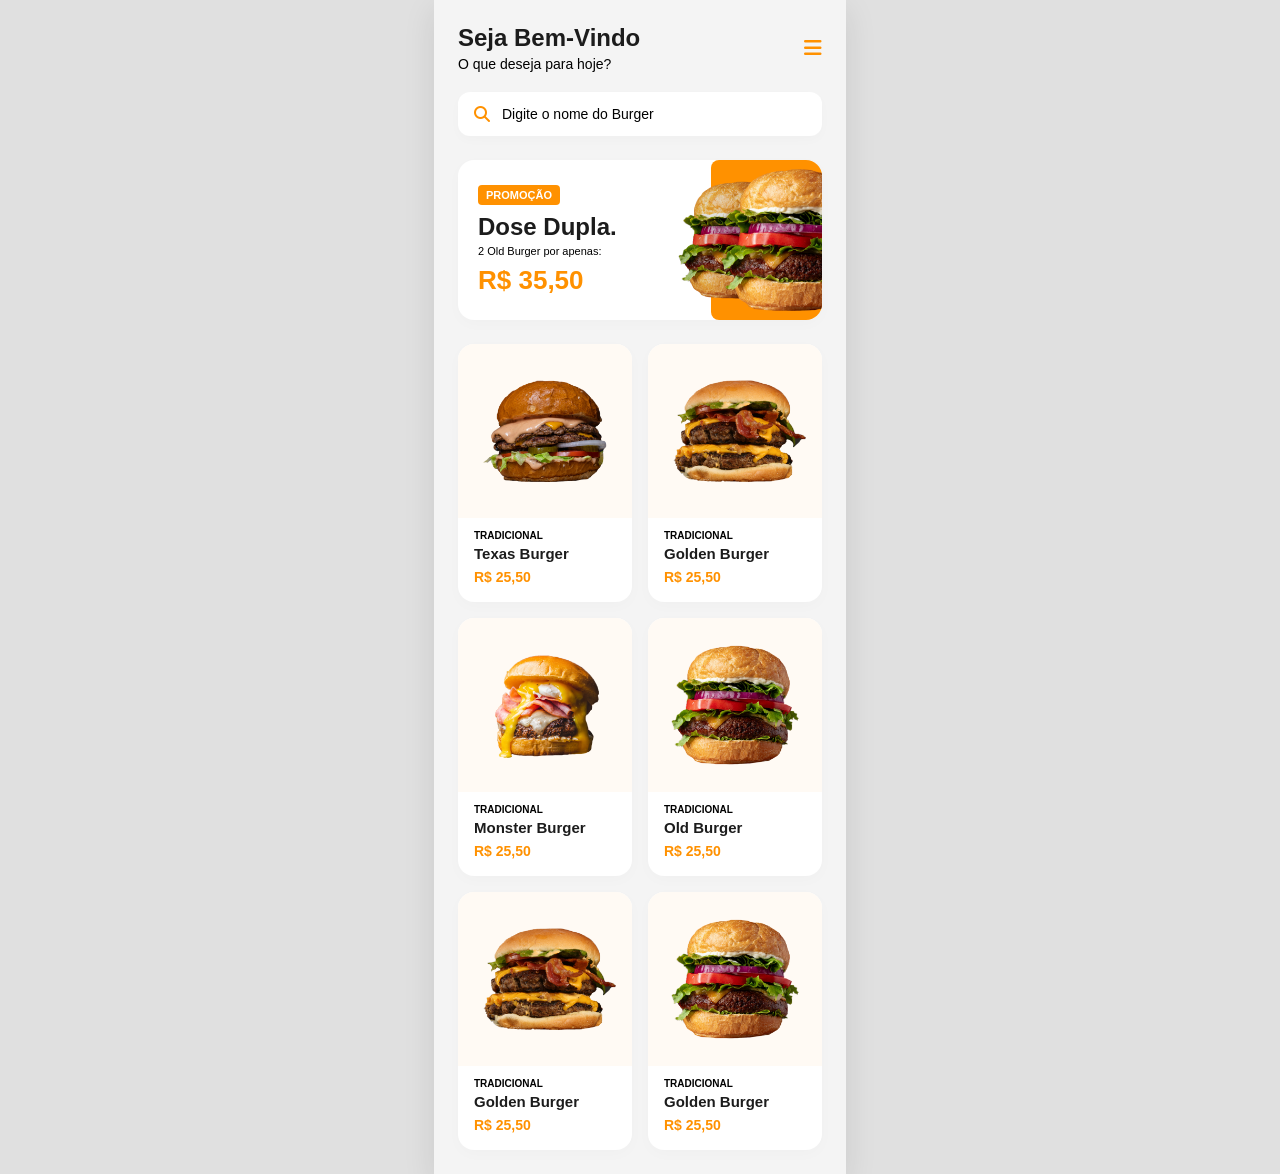
<file: semestre_01/front_end/Site-B7burger/index.html>
<!DOCTYPE html>
<html lang="pt-BR">
<head>
    <meta charset="UTF-8">
    <meta name="viewport" content="width=device-width, initial-scale=1.0">
    <title>B7 Burger</title>
    <link rel="stylesheet" href="https://cdnjs.cloudflare.com/ajax/libs/font-awesome/6.4.0/css/all.min.css">
    <link rel="stylesheet" href="style.css">
</head>
<body>
    <div class="mobile-container">
        <header class="main-header">
            <div class="header-top">
                <div class="welcome-text">
                    <h1>Seja Bem-Vindo</h1>
                    <p>O que deseja para hoje?</p>
                </div>
                <button class="menu-toggle" aria-label="Abrir menu">
                    <i class="fa-solid fa-bars"></i>
                </button>
            </div>

            <div class="search-container">
                <i class="fa-solid fa-magnifying-glass search-icon"></i>
                <input type="text" placeholder="Digite o nome do Burger" id="search-input">
            </div>
        </header>

        <main class="content-container">
            
            <section class="promo-banner">
                <div class="promo-info">
                    <span class="badge-promo">Promoção</span>
                    <h2>Dose Dupla.</h2>
                    <p>2 Old Burger por apenas:</p>
                    <div class="promo-price">R$ 35,50</div>
                </div>
            
                <div class="promo-image-container">
                    <img src="img/OldBurger.png" alt="Hambúrguer de Trás" class="burger-image burger-back">
                    <img src="img/OldBurger.png" alt="Hambúrguer da Frente" class="burger-image burger-front">
                </div>
            </section>

            <section class="products-grid">
                
                <article class="product-card">
                    <div class="product-thumb">
                        <img src="img/TexasBurger.png" alt="Texas Burger">
                    </div>
                    <div class="product-details">
                        <span class="category">Tradicional</span>
                            <h3>Texas Burger</h3>
                        <span class="price">R$ 25,50</span>
                    </div>
                </article>

                <article class="product-card">
                    <div class="product-thumb">
                        <img src="img/GoldenBurger.png" alt="Golden Burger">
                    </div>
                    <div class="product-details">
                        <span class="category">Tradicional</span>
                            <h3>Golden Burger</h3>
                        <span class="price">R$ 25,50</span>
                    </div>
                </article>

                <article class="product-card">
                    <div class="product-thumb">
                        <img src="img/MonsterBurger.png" alt="Monster Burger">
                    </div>
                    <div class="product-details">
                        <span class="category">Tradicional</span>
                            <h3>Monster Burger</h3>
                        <span class="price">R$ 25,50</span>
                    </div>
                </article>

                <article class="product-card">
                    <div class="product-thumb">
                        <img src="img/OldBurger.png" alt="Old Burger">
                    </div>
                    <div class="product-details">
                        <span class="category">Tradicional</span>
                            <h3>Old Burger</h3>
                        <span class="price">R$ 25,50</span>
                    </div>
                </article>

                <article class="product-card">
                    <div class="product-thumb">
                        <img src="img/GoldenBurger.png" alt="Golden Burger">
                    </div>
                    <div class="product-details">
                        <span class="category">Tradicional</span>
                        <h3>Golden Burger</h3>
                        <span class="price">R$ 25,50</span>
                    </div>
                </article>

                <article class="product-card">
                    <div class="product-thumb">
                        <img src="img/OldBurger.png" alt="Golden Burger">
                    </div>
                    <div class="product-details">
                        <span class="category">Tradicional</span>
                            <h3>Golden Burger</h3>
                        <span class="price">R$ 25,50</span>
                    </div>
                </article>


            </section>
        </main>
    </div>
</body>
</html>
</file>
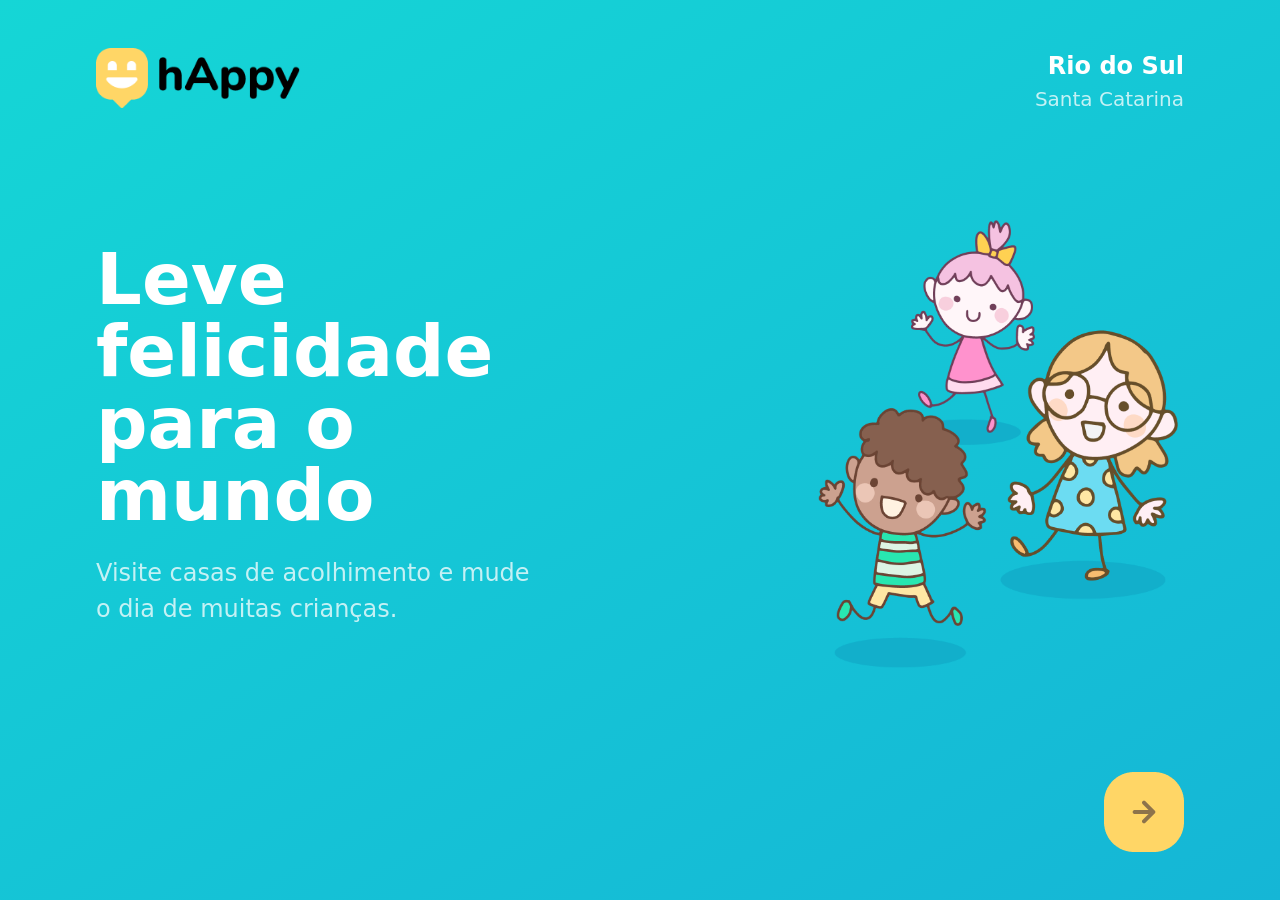
<file: semestre_01/front_end/Site-Happy/index.html>
<!doctype html>
<html lang="pt-BR">

<head>
  <meta charset="utf-8">
  <meta name="viewport" content="width=device-width, initial-scale=1">
  <title>Happy</title>
  <link href="https://cdn.jsdelivr.net/npm/bootstrap@5.3.3/dist/css/bootstrap.min.css" rel="stylesheet" integrity="sha384-QWTKZyjpPEjISv5WaRU9OFeRpok6YctnYmDr5pNlyT2bRjXh0JMhjY6hW+ALEwIH" crossorigin="anonymous">
</head>

<body class="vh-100 d-flex flex-column justify-content-between p-5 mx-5 text-white" style="background: linear-gradient(329.54deg, #15B6D6 0%, #15D6D6 100%);">

    <header class="container-fluid p-0 d-flex flex-column flex-md-row justify-content-between align-items-center align-items-md-start">
        <div class="mb-4 mb-md-0">
            <img src="img/Logo.png" alt="Happy Logo" class="img-fluid" style="max-height: 60px;">
        </div>
        
        <div class="text-center text-md-end location">
            <strong class="d-block fs-4 fw-bold">Rio do Sul</strong>
            <span class="fs-5 opacity-75">Santa Catarina</span>
        </div>
    </header>

    <main class="container-fluid p-0 my-auto">
        <div class="row align-items-center gy-5">
            
            <div class="col-md-7 text-center text-md-start">
                <h1 class="fw-black display-2 mb-4" style="line-height: 1.0; font-weight: 800; max-width: 550px;">
                    Leve felicidade para o mundo
                </h1>
                <p class="fs-4 opacity-75" style="max-width: 450px;">
                    Visite casas de acolhimento e mude o dia de muitas crianças.
                </p>
            </div>

            <div class="col-md-5 d-flex justify-content-center justify-content-md-end">
                <img src="img/Ilustra02.png" alt="Ilustração Happy" class="img-fluid" style="max-height: 450px; width: auto;">
            </div>

        </div>
    </main>

    <footer class="container-fluid p-0 d-flex justify-content-center justify-content-md-end">
        <a href="pg2.html" class="btn p-0 border-0 btn-entrar">
            <img src="img/Botão.png" alt="Entrar" style="width: 80px; height: 80px; object-fit: contain;">
        </a>
    </footer>
  <script src="https://cdn.jsdelivr.net/npm/bootstrap@5.3.3/dist/js/bootstrap.bundle.min.js" integrity="sha384-YvpcrYf0tY3lHB60NNkmXc5s9fDVZLESaAA55NDzOxhy9GkcIdslK1eN7N6jIeHz" crossorigin="anonymous"></script>
</body>

</html>
</file>
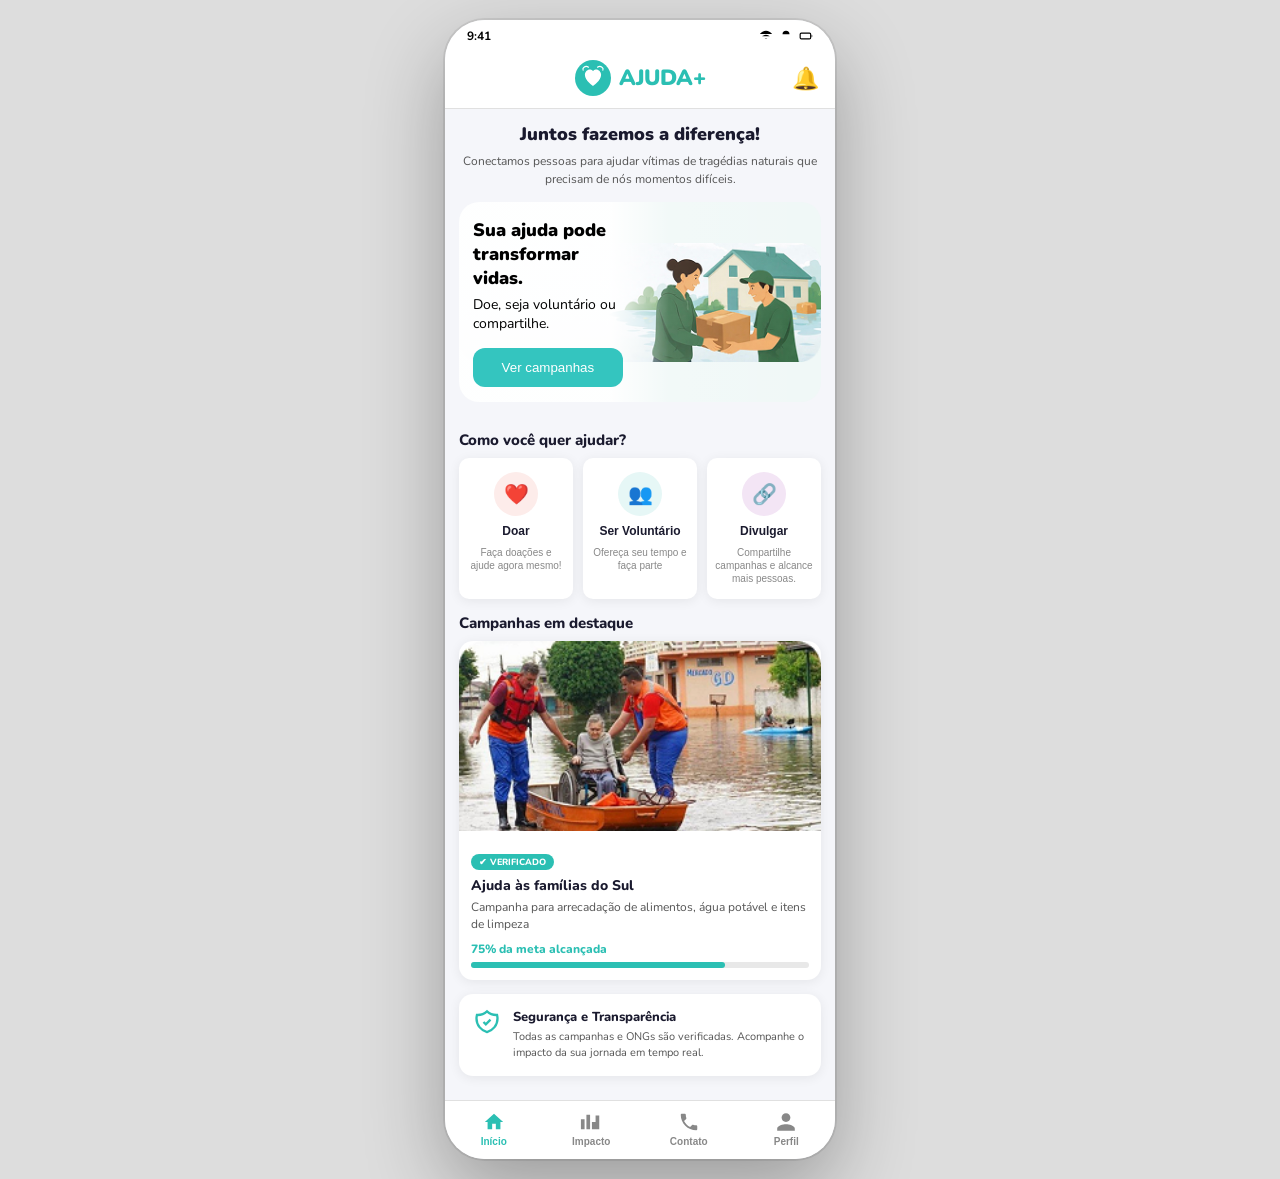
<file: semestre_01/ux/Projeto-Ajuda/index.html>
<!DOCTYPE html>
<html lang="pt-BR">

<head>
  <meta charset="UTF-8" />
  <meta name="viewport" content="width=device-width, initial-scale=1.0, maximum-scale=1.0" />
  <title>AJUDA+</title>
  <link rel="stylesheet" href="styles.css" />
</head>

<body>

  <div class="phone" id="app">

    <!-- STATUS BAR -->
    <div class="status-bar">
      <span>9:41</span>
      <div class="icons">
        <svg viewBox="0 0 24 24" fill="currentColor">
          <path d="M1.5 8.5a13 13 0 0121 0M5.5 12.5a9 9 0 0113 0M9.5 16.5a5 5 0 015 0M12 20.5h.01" />
        </svg>
        <svg viewBox="0 0 24 24" fill="currentColor">
          <path d="M8.5 20.5h7M12 4.5v16M6 9a6 6 0 1112 0" />
        </svg>
        <svg viewBox="0 0 24 24" fill="none" stroke="currentColor" stroke-width="2">
          <rect x="2" y="7" width="18" height="10" rx="2" />
          <path d="M22 11v2" />
        </svg>
      </div>
    </div>

    <!-- ═══════════════════════════════
       SCREEN: HOME
  ═══════════════════════════════ -->
    <div class="screen active" id="screen-home">
      <div class="app-header">
        <div class="logo">
          <svg class="logo-icon" viewBox="0 0 80 80" xmlns="http://www.w3.org/2000/svg">
            <circle cx="40" cy="40" r="40" fill="#2BBFB3" />
            <path
              d="M40 58 C40 58 22 46 22 33 C22 26 27.5 20.5 34 21 C37 21.5 39.5 23.5 40 25 C40.5 23.5 43 21.5 46 21 C52.5 20.5 58 26 58 33 C58 46 40 58 40 58Z"
              fill="white" />
            <path d="M40 25 C40 25 32 22 28 27" stroke="white" stroke-width="2" fill="none" opacity="0.4" />
            <path d="M30 16 C30 16 25 12 20 16 C18 17.5 17 20 18 22.5" stroke="white" stroke-width="2.5" fill="none"
              stroke-linecap="round" />
            <path d="M50 16 C50 16 55 12 60 16 C62 17.5 63 20 62 22.5" stroke="white" stroke-width="2.5" fill="none"
              stroke-linecap="round" />
          </svg>
          AJUDA+
        </div>
        <button class="notif-btn" onclick="goTo('screen-notifications')">&#128276;</button>
      </div>

      <div class="screen-body">
        <!-- Hero -->
        <div style="text-align:center; padding: 14px 14px 0;">
          <h2 style="font-size:18px; font-weight:900; color:var(--text); margin-bottom:6px; line-height:1.3;">Juntos
            fazemos a diferença!</h2>
          <p style="font-size:12px; color:var(--text-mid); line-height:1.5;">Conectamos pessoas para ajudar vítimas de
            tragédias naturais que precisam de nós momentos difíceis.</p>
        </div>

        <div class="home-hero">

          <div class="home-hero-text">
            <h3>Sua ajuda pode transformar vidas.</h3>
            <p>Doe, seja voluntário ou compartilhe.</p>

            <button class="btn-primary" onclick="goTo('screen-campaigns')">
              Ver campanhas
            </button>
          </div>

        </div>

        <div class="section-title">Como você quer ajudar?</div>
        <div class="help-cards">
          <button class="help-card" onclick="requireLogin('screen-donation')">
            <div class="icon-circle" style="background:var(--red-light);">❤️</div>
            <span class="hc-label">Doar</span>
            <span class="hc-sub">Faça doações e ajude agora mesmo!</span>
          </button>
          <button class="help-card" onclick="requireLogin('screen-volunteer')">
            <div class="icon-circle" style="background:var(--teal-light);">👥</div>
            <span class="hc-label">Ser Voluntário</span>
            <span class="hc-sub">Ofereça seu tempo e faça parte</span>
          </button>
          <button class="help-card" onclick="goTo('screen-divulgacao')">
            <div class="icon-circle" style="background:#f3e5f5;">🔗</div>
            <span class="hc-label">Divulgar</span>
            <span class="hc-sub">Compartilhe campanhas e alcance mais pessoas.</span>
          </button>
        </div>

        <div class="section-title">Campanhas em destaque</div>
        <div class="campaign-card" style="margin-bottom:14px;">
          <img src="img/Imagem senhora alagada 1.png" alt="enchente" />
          <div class="campaign-card-body">
            <span class="badge">✔ VERIFICADO</span>
            <h4>Ajuda às famílias do Sul</h4>
            <p>Campanha para arrecadação de alimentos, água potável e itens de limpeza</p>
            <div class="progress-row">
              <span class="progress-val">75% da meta alcançada</span>
            </div>
            <div class="progress-bar">
              <div class="progress-fill" style="width:75%"></div>
            </div>
          </div>
        </div>

        <div class="features-banner">
          <svg viewBox="0 0 24 24" fill="none" stroke="currentColor" stroke-width="2">
            <path
              d="M9 12l2 2 4-4m5.618-4.016A11.955 11.955 0 0112 2.944a11.955 11.955 0 01-8.618 3.04A12.02 12.02 0 003 9c0 5.591 3.824 10.29 9 11.622 5.176-1.332 9-6.03 9-11.622 0-1.042-.133-2.052-.382-3.016z" />
          </svg>
          <div>
            <h5 style="font-size:13px; font-weight:800; color:var(--text); margin-bottom:3px;">Segurança e Transparência
            </h5>
            <p style="font-size:11px; color:var(--text-mid); line-height:1.5;">Todas as campanhas e ONGs são
              verificadas. Acompanhe o impacto da sua jornada em tempo real.</p>
          </div>
        </div>
        <div style="height:14px;"></div>
      </div>

      <nav class="bottom-nav">
        <button class="nav-item active" onclick="goTo('screen-home')">
          <svg viewBox="0 0 24 24" fill="currentColor">
            <path d="M10 20v-6h4v6h5v-8h3L12 3 2 12h3v8z" />
          </svg>
          Início
        </button>
        <button class="nav-item" onclick="goTo('screen-impact')">
          <svg viewBox="0 0 24 24" fill="currentColor">
            <path d="M5 9v11H1V9h4zm6-5v16H7V4h4zm6 8v8h-4v-8h4zm4-7v15h-4V5h4z" />
          </svg>
          Impacto
        </button>
        <button class="nav-item" onclick="goTo('screen-contact')">
          <svg viewBox="0 0 24 24" fill="currentColor">
            <path
              d="M6.6 10.8c1.4 2.8 3.8 5.1 6.6 6.6l2.2-2.2c.3-.3.7-.4 1-.2 1.1.4 2.3.6 3.6.6.6 0 1 .4 1 1V20c0 .6-.4 1-1 1-9.4 0-17-7.6-17-17 0-.6.4-1 1-1h3.5c.6 0 1 .4 1 1 0 1.3.2 2.5.6 3.6.1.3 0 .7-.2 1L6.6 10.8z" />
          </svg>
          Contato
        </button>
        <button class="nav-item" onclick="requireLogin('screen-profile')">
          <svg viewBox="0 0 24 24" fill="currentColor">
            <path
              d="M12 12c2.7 0 4.8-2.1 4.8-4.8S14.7 2.4 12 2.4 7.2 4.5 7.2 7.2 9.3 12 12 12zm0 2.4c-3.2 0-9.6 1.6-9.6 4.8v2.4h19.2v-2.4c0-3.2-6.4-4.8-9.6-4.8z" />
          </svg>
          Perfil
        </button>
      </nav>
    </div>

    <!-- ═══════════════════════════════
       SCREEN: CAMPAIGNS
  ═══════════════════════════════ -->
    <div class="screen" id="screen-campaigns">
      <div class="app-header">
        <div class="logo">
          <svg class="logo-icon" viewBox="0 0 80 80" xmlns="http://www.w3.org/2000/svg">
            <circle cx="40" cy="40" r="40" fill="#2BBFB3" />
            <path
              d="M40 58 C40 58 22 46 22 33 C22 26 27.5 20.5 34 21 C37 21.5 39.5 23.5 40 25 C40.5 23.5 43 21.5 46 21 C52.5 20.5 58 26 58 33 C58 46 40 58 40 58Z"
              fill="white" />
            <path d="M30 16 C30 16 25 12 20 16 C18 17.5 17 20 18 22.5" stroke="white" stroke-width="2.5" fill="none"
              stroke-linecap="round" />
            <path d="M50 16 C50 16 55 12 60 16 C62 17.5 63 20 62 22.5" stroke="white" stroke-width="2.5" fill="none"
              stroke-linecap="round" />
          </svg>
          AJUDA+
        </div>
      </div>

      <div class="screen-body">
        <div class="page-title">Campanhas</div>
        <div class="page-subtitle">Participe e faça a diferença!</div>
        <div class="section-title">Campanhas em destaque</div>

        <div class="campaign-highlight">
          <img src="img/Enchente.jpeg" alt="chuvas RS" />
          <div class="ch-en-curso">EM ANDAMENTO</div>
          <button class="ch-fav">❤️</button>
          <div class="ch-body">
            <h4>SOS Chuvas - Rio Grande do Sul</h4>
            <p>Ajude famílias afetadas pelas fortes chuvas e enchentes no RS.</p>
            <div class="progress-row">
              <span class="progress-val">R$ 45.320 arrecadados</span>
              <span class="progress-pct">75%</span>
            </div>
            <div class="progress-bar">
              <div class="progress-fill" style="width:75%"></div>
            </div>
            <div class="donors-row">👥 1.250 doadores</div>
          </div>
        </div>

        <div class="carousel-dots">
          <div class="dot active"></div>
          <div class="dot"></div>
          <div class="dot"></div>
        </div>

        <!-- Disaster Map -->
        <div style="display:flex; justify-content:space-between; align-items:center; padding: 10px 14px 6px;">
          <span style="font-size:15px; font-weight:800; color:var(--text);">Mapa dos Desastres</span>
          <span style="font-size:12px; color:var(--teal); font-weight:700; cursor:pointer;">Ver mapa completo ›</span>
        </div>
        <div class="map-container">
          <div class="map-bg">
            <img src="img/Mapa.jpeg" style="position:absolute; inset:0; width:100%; height:100%; object-fit:cover;" />
            <div style="position:absolute; top:22%; left:18%;">
            </div>
            <div class="map-legend">
              <div class="legend-item">
                <div class="legend-dot" style="background:var(--green)"></div>Baixo Impacto
              </div>
              <div class="legend-item">
                <div class="legend-dot" style="background:var(--yellow)"></div>Médio Impacto
              </div>
              <div class="legend-item">
                <div class="legend-dot" style="background:var(--orange)"></div>Alto Impacto
              </div>
              <div class="legend-item">
                <div class="legend-dot" style="background:var(--red)"></div>Muito Alto
              </div>
            </div>
          </div>
        </div>

        <!-- Filters -->
        <div class="section-title" style="padding-bottom:0;">Filtros</div>
        <div class="filters-row">
          <div class="filter-chip" onclick="toggleFilterDropdown('dd-regiao', this)">📍 Região ▾</div>
          <div class="filter-chip" onclick="toggleFilterDropdown('dd-tragedia', this)">⚠️ Tragédia ▾</div>
          <div class="filter-chip" onclick="toggleFilterDropdown('dd-desastre', this)">🌧️ Desastre ▾</div>
        </div>
        <!-- Dropdowns -->
        <div id="dd-regiao" class="filter-dropdown" style="display:none;">
          <div class="fd-title">Selecione a Região</div>
          <div class="fd-option" onclick="selectFilter('dd-regiao','Sul')">🟢 Sul</div>
          <div class="fd-option" onclick="selectFilter('dd-regiao','Sudeste')">🟡 Sudeste</div>
          <div class="fd-option" onclick="selectFilter('dd-regiao','Nordeste')">🟠 Nordeste</div>
          <div class="fd-option" onclick="selectFilter('dd-regiao','Norte')">🔵 Norte</div>
          <div class="fd-option" onclick="selectFilter('dd-regiao','Centro-Oeste')">🟣 Centro-Oeste</div>
        </div>
        <div id="dd-tragedia" class="filter-dropdown" style="display:none;">
          <div class="fd-title">Tipo de Tragédia</div>
          <div class="fd-option" onclick="selectFilter('dd-tragedia','Natural')">🌍 Natural</div>
          <div class="fd-option" onclick="selectFilter('dd-tragedia','Tecnológica')">🏭 Tecnológica</div>
          <div class="fd-option" onclick="selectFilter('dd-tragedia','Humanitária')">🤝 Humanitária</div>
          <div class="fd-option" onclick="selectFilter('dd-tragedia','Ambiental')">🌿 Ambiental</div>
        </div>
        <div id="dd-desastre" class="filter-dropdown" style="display:none;">
          <div class="fd-title">Tipo de Desastre</div>
          <div class="fd-option" onclick="selectFilter('dd-desastre','Enchente')">🌊 Enchente</div>
          <div class="fd-option" onclick="selectFilter('dd-desastre','Incêndio Florestal')">🔥 Incêndio Florestal</div>
          <div class="fd-option" onclick="selectFilter('dd-desastre','Vendaval')">💨 Vendaval</div>
          <div class="fd-option" onclick="selectFilter('dd-desastre','Deslizamento')">⛰️ Deslizamento</div>
          <div class="fd-option" onclick="selectFilter('dd-desastre','Seca')">☀️ Seca</div>
          <div class="fd-option" onclick="selectFilter('dd-desastre','Terremoto')">🏔️ Terremoto</div>
        </div>

        <div class="section-title">Campanhas encontradas</div>
        <div class="campaign-list-item">
          <div class="cli-icon" style="background:var(--teal-light);">🌊</div>
          <div class="cli-body">
            <h5>SOS Enchentes - RS</h5>
            <p>Ajude Famílias afetadas pelas enchentes.</p>
            <div class="cli-bar">
              <div class="cli-bar-fill" style="width:85%"></div>
            </div>
          </div>
          <span class="cli-pct">85%</span>
        </div>
        <div class="campaign-list-item">
          <div class="cli-icon" style="background:#fff3e0;">⛰️</div>
          <div class="cli-body">
            <h5>Deslizamentos - SP</h5>
            <p>Apoio às vítimas de deslizamento de terra</p>
            <div class="cli-bar">
              <div class="cli-bar-fill" style="width:60%"></div>
            </div>
          </div>
          <span class="cli-pct">60%</span>
        </div>
        <div class="campaign-list-item" style="margin-bottom:14px;">
          <div class="cli-icon" style="background:#fff8e1;">☀️</div>
          <div class="cli-body">
            <h5>Seca - Nordeste</h5>
            <p>Apoio emergencial para famílias do sertão</p>
            <div class="cli-bar">
              <div class="cli-bar-fill" style="width:45%; background:var(--orange)"></div>
            </div>
          </div>
          <span class="cli-pct" style="color:var(--orange);">45%</span>
        </div>
      </div>

      <nav class="bottom-nav">
        <button class="nav-item active" onclick="goTo('screen-home')">
          <svg viewBox="0 0 24 24" fill="currentColor">
            <path d="M10 20v-6h4v6h5v-8h3L12 3 2 12h3v8z" />
          </svg>
          Início
        </button>
        <button class="nav-item" onclick="goTo('screen-impact')">
          <svg viewBox="0 0 24 24" fill="currentColor">
            <path d="M5 9v11H1V9h4zm6-5v16H7V4h4zm6 8v8h-4v-8h4zm4-7v15h-4V5h4z" />
          </svg>
          Impacto
        </button>
        <button class="nav-item" onclick="goTo('screen-contact')">
          <svg viewBox="0 0 24 24" fill="currentColor">
            <path
              d="M6.6 10.8c1.4 2.8 3.8 5.1 6.6 6.6l2.2-2.2c.3-.3.7-.4 1-.2 1.1.4 2.3.6 3.6.6.6 0 1 .4 1 1V20c0 .6-.4 1-1 1-9.4 0-17-7.6-17-17 0-.6.4-1 1-1h3.5c.6 0 1 .4 1 1 0 1.3.2 2.5.6 3.6.1.3 0 .7-.2 1L6.6 10.8z" />
          </svg>
          Contato
        </button>
        <button class="nav-item" onclick="requireLogin('screen-profile')">
          <svg viewBox="0 0 24 24" fill="currentColor">
            <path
              d="M12 12c2.7 0 4.8-2.1 4.8-4.8S14.7 2.4 12 2.4 7.2 4.5 7.2 7.2 9.3 12 12 12zm0 2.4c-3.2 0-9.6 1.6-9.6 4.8v2.4h19.2v-2.4c0-3.2-6.4-4.8-9.6-4.8z" />
          </svg>
          Perfil
        </button>
      </nav>
    </div>

    <!-- ═══════════════════════════════
       SCREEN: IMPACT
  ═══════════════════════════════ -->
    <div class="screen" id="screen-impact">
      <div class="app-header">
        <div class="logo">
          <svg class="logo-icon" viewBox="0 0 80 80" xmlns="http://www.w3.org/2000/svg">
            <circle cx="40" cy="40" r="40" fill="#2BBFB3" />
            <path
              d="M40 58 C40 58 22 46 22 33 C22 26 27.5 20.5 34 21 C37 21.5 39.5 23.5 40 25 C40.5 23.5 43 21.5 46 21 C52.5 20.5 58 26 58 33 C58 46 40 58 40 58Z"
              fill="white" />
            <path d="M30 16 C30 16 25 12 20 16 C18 17.5 17 20 18 22.5" stroke="white" stroke-width="2.5" fill="none"
              stroke-linecap="round" />
            <path d="M50 16 C50 16 55 12 60 16 C62 17.5 63 20 62 22.5" stroke="white" stroke-width="2.5" fill="none"
              stroke-linecap="round" />
          </svg>
          AJUDA+
        </div>
      </div>

      <div class="screen-body">
        <div class="page-title">Impacto</div>
        <div class="page-subtitle">Veja como sua ajuda transforma vidas.</div>

        <div style="height:14px;"></div>
        <div class="impact-grid">
          <div class="impact-card">
            <div class="ic-title">Pessoas Beneficiadas</div>
            <div class="ic-icon">👥</div>
            <div class="ic-val">12.540</div>
            <div class="ic-label">pessoas</div>
          </div>
          <div class="impact-card">
            <div class="ic-title">Itens Distribuídos</div>
            <div class="ic-icon">📦</div>
            <div class="ic-val">25.320</div>
            <div class="ic-label">itens</div>
          </div>
          <div class="impact-card">
            <div class="ic-title">Total Arrecadado</div>
            <div class="ic-icon">💰</div>
            <div class="ic-val" style="font-size:17px;">R$ 1.250.780</div>
            <div class="ic-label">arrecadados</div>
          </div>
          <div class="impact-card">
            <div class="ic-title">Abrigos</div>
            <div class="ic-icon">🏠</div>
            <div class="ic-val">68</div>
            <div class="ic-label">abrigos apoiados</div>
          </div>
        </div>

        <div class="section-title">Impacto por Região</div>
        <div
          style="margin: 0 14px; background:var(--white); border-radius:var(--radius); overflow:hidden; box-shadow:var(--shadow); padding:14px; display:flex; gap:14px; align-items:center;">
          <div style="flex:1; display:flex; align-items:center; justify-content:center;">
            <img src="img/Mapa calor.png" alt="Mapa de calor por região"
              style="width:100%; max-width:700px; height:150px; object-fit:contain; transform: scale(1.5) translateX(22px);" />
          </div>
          <div class="region-list" style="flex:1; padding:0;">
            <div class="region-item"><span class="rname">Sul</span><span class="rval">5.230</span></div>
            <div class="region-item"><span class="rname">Sudeste</span><span class="rval">4.120</span></div>
            <div class="region-item"><span class="rname">Nordeste</span><span class="rval">2.870</span></div>
            <div class="region-item"><span class="rname">Norte</span><span class="rval">1.340</span></div>
            <div class="region-item" style="border:none"><span class="rname">Centro-Oeste</span><span
                class="rval">980</span></div>
          </div>
        </div>
        <div style="height:14px;"></div>
      </div>

      <nav class="bottom-nav">
        <button class="nav-item" onclick="goTo('screen-home')">
          <svg viewBox="0 0 24 24" fill="currentColor">
            <path d="M10 20v-6h4v6h5v-8h3L12 3 2 12h3v8z" />
          </svg>
          Início
        </button>
        <button class="nav-item active" onclick="goTo('screen-impact')">
          <svg viewBox="0 0 24 24" fill="currentColor">
            <path d="M5 9v11H1V9h4zm6-5v16H7V4h4zm6 8v8h-4v-8h4zm4-7v15h-4V5h4z" />
          </svg>
          Impacto
        </button>
        <button class="nav-item" onclick="goTo('screen-contact')">
          <svg viewBox="0 0 24 24" fill="currentColor">
            <path
              d="M6.6 10.8c1.4 2.8 3.8 5.1 6.6 6.6l2.2-2.2c.3-.3.7-.4 1-.2 1.1.4 2.3.6 3.6.6.6 0 1 .4 1 1V20c0 .6-.4 1-1 1-9.4 0-17-7.6-17-17 0-.6.4-1 1-1h3.5c.6 0 1 .4 1 1 0 1.3.2 2.5.6 3.6.1.3 0 .7-.2 1L6.6 10.8z" />
          </svg>
          Contato
        </button>
        <button class="nav-item" onclick="requireLogin('screen-profile')">
          <svg viewBox="0 0 24 24" fill="currentColor">
            <path
              d="M12 12c2.7 0 4.8-2.1 4.8-4.8S14.7 2.4 12 2.4 7.2 4.5 7.2 7.2 9.3 12 12 12zm0 2.4c-3.2 0-9.6 1.6-9.6 4.8v2.4h19.2v-2.4c0-3.2-6.4-4.8-9.6-4.8z" />
          </svg>
          Perfil
        </button>
      </nav>
    </div>

    <!-- ═══════════════════════════════
       SCREEN: CONTACT
  ═══════════════════════════════ -->
    <div class="screen" id="screen-contact">
      <div class="app-header">
        <div class="logo">
          <svg class="logo-icon" viewBox="0 0 80 80" xmlns="http://www.w3.org/2000/svg">
            <circle cx="40" cy="40" r="40" fill="#2BBFB3" />
            <path
              d="M40 58 C40 58 22 46 22 33 C22 26 27.5 20.5 34 21 C37 21.5 39.5 23.5 40 25 C40.5 23.5 43 21.5 46 21 C52.5 20.5 58 26 58 33 C58 46 40 58 40 58Z"
              fill="white" />
            <path d="M30 16 C30 16 25 12 20 16 C18 17.5 17 20 18 22.5" stroke="white" stroke-width="2.5" fill="none"
              stroke-linecap="round" />
            <path d="M50 16 C50 16 55 12 60 16 C62 17.5 63 20 62 22.5" stroke="white" stroke-width="2.5" fill="none"
              stroke-linecap="round" />
          </svg>
          AJUDA+
        </div>
      </div>

      <div class="screen-body">
        <div class="page-title">Contato</div>
        <div class="page-subtitle">Estamos aqui para ajudar!</div>

        <div class="contact-card">
          <div class="cc-head">
            <div class="cc-icon">🎧</div>
            <div>
              <h4>Suporte</h4>
              <p>Fale com nossa equipe de suporte para tirar dúvidas ou obter ajuda.</p>
            </div>
          </div>
          <button class="btn-primary" onclick="animateSupport(this)">Falar com Suporte</button>
        </div>

        <div class="contact-card">
          <div class="cc-head">
            <div class="cc-icon" style="font-size:36px; color:#0088cc;">✈️</div>
            <div>
              <h4>Telegram</h4>
              <p>Entre no nosso canal do Telegram e receba atualizações em tempo real.</p>
            </div>
          </div>
          <button class="btn-primary" onclick="animateTelegram(this)">Abrir Telegram</button>
        </div>

        <div
          style="margin: 12px 14px 14px; background:var(--white); border-radius:var(--radius); box-shadow:var(--shadow);">
          <div style="display:flex; justify-content:space-between; align-items:center; padding:16px; cursor:pointer;"
            onclick="toggleFaq()">
            <div>
              <h5 style="font-size:15px; font-weight:800; color:var(--text);">Perguntas Frequentes</h5>
              <p style="font-size:12px; color:var(--text-light); margin-top:3px;">Tire suas dúvidas rapidamente.</p>
            </div>
            <span id="faq-arrow" style="color:var(--text-light); font-size:18px; transition:transform .3s;">›</span>
          </div>
          <div id="faq-content" style="display:none; border-top:1px solid var(--border);">
            <!-- Perguntas -->
            <div class="faq-item" onclick="toggleFaqItem(this)">
              <div class="faq-question">
                <span>Como minha doação é utilizada?</span>
                <span class="faq-icon">+</span>
              </div>
              <div class="faq-answer">100% das doações são direcionadas às campanhas escolhidas, com total transparência
                e prestação de contas publicada no app.</div>
            </div>
            <div class="faq-item" onclick="toggleFaqItem(this)">
              <div class="faq-question">
                <span>Posso cancelar uma doação recorrente?</span>
                <span class="faq-icon">+</span>
              </div>
              <div class="faq-answer">Sim! Acesse seu perfil, vá em "Configurações" e clique em "Gerenciar doações
                recorrentes" para cancelar a qualquer momento.</div>
            </div>
            <div class="faq-item" onclick="toggleFaqItem(this)">
              <div class="faq-question">
                <span>Como me tornar voluntário?</span>
                <span class="faq-icon">+</span>
              </div>
              <div class="faq-answer">Na tela inicial, clique em "Ser Voluntário" e preencha o formulário. Nossa equipe
                entrará em contato em até 24h.</div>
            </div>
            <div class="faq-item" onclick="toggleFaqItem(this)">
              <div class="faq-question">
                <span>Minhas informações estão seguras?</span>
                <span class="faq-icon">+</span>
              </div>
              <div class="faq-answer">Sim! Utilizamos criptografia de ponta a ponta e seguimos todas as normas da LGPD
                para proteger seus dados.</div>
            </div>
            <!-- Campo para nova pergunta -->
            <div style="padding:14px; border-top:1px solid var(--border);">
              <p style="font-size:13px; font-weight:700; color:var(--text); margin-bottom:8px;">Não encontrou sua
                dúvida?</p>
              <div style="display:flex; gap:8px; align-items:center;">
                <input type="text" id="faq-input" placeholder="Digite sua pergunta..."
                  style="flex:1; border:1.5px solid var(--border); border-radius:99px; padding:10px 14px; font-size:13px; font-family:'Nunito',sans-serif; outline:none;"
                  onfocus="this.style.borderColor='var(--teal)'" onblur="this.style.borderColor='var(--border)'" />
                <button onclick="sendFaqQuestion()"
                  style="background:var(--teal); border:none; border-radius:50%; width:38px; height:38px; display:flex; align-items:center; justify-content:center; cursor:pointer; flex-shrink:0; font-size:16px;">➤</button>
              </div>
              <div id="faq-sent"
                style="display:none; margin-top:8px; background:var(--teal-light); border-radius:8px; padding:8px 12px; font-size:12px; color:var(--teal); font-weight:700;">
                ✅ Pergunta enviada! Responderemos em breve.</div>
            </div>
          </div>
        </div>
      </div>

      <nav class="bottom-nav">
        <button class="nav-item" onclick="goTo('screen-home')">
          <svg viewBox="0 0 24 24" fill="currentColor">
            <path d="M10 20v-6h4v6h5v-8h3L12 3 2 12h3v8z" />
          </svg>
          Início
        </button>
        <button class="nav-item" onclick="goTo('screen-impact')">
          <svg viewBox="0 0 24 24" fill="currentColor">
            <path d="M5 9v11H1V9h4zm6-5v16H7V4h4zm6 8v8h-4v-8h4zm4-7v15h-4V5h4z" />
          </svg>
          Impacto
        </button>
        <button class="nav-item active" onclick="goTo('screen-contact')">
          <svg viewBox="0 0 24 24" fill="currentColor">
            <path
              d="M6.6 10.8c1.4 2.8 3.8 5.1 6.6 6.6l2.2-2.2c.3-.3.7-.4 1-.2 1.1.4 2.3.6 3.6.6.6 0 1 .4 1 1V20c0 .6-.4 1-1 1-9.4 0-17-7.6-17-17 0-.6.4-1 1-1h3.5c.6 0 1 .4 1 1 0 1.3.2 2.5.6 3.6.1.3 0 .7-.2 1L6.6 10.8z" />
          </svg>
          Contato
        </button>
        <button class="nav-item" onclick="requireLogin('screen-profile')">
          <svg viewBox="0 0 24 24" fill="currentColor">
            <path
              d="M12 12c2.7 0 4.8-2.1 4.8-4.8S14.7 2.4 12 2.4 7.2 4.5 7.2 7.2 9.3 12 12 12zm0 2.4c-3.2 0-9.6 1.6-9.6 4.8v2.4h19.2v-2.4c0-3.2-6.4-4.8-9.6-4.8z" />
          </svg>
          Perfil
        </button>
      </nav>
    </div>

    <!-- ═══════════════════════════════
       SCREEN: NOTIFICATIONS
  ═══════════════════════════════ -->
    <div class="screen" id="screen-notifications">
      <div class="app-header">
        <button class="back-btn" onclick="goBack()">‹</button>
        <div class="logo">
          <svg class="logo-icon" viewBox="0 0 80 80" xmlns="http://www.w3.org/2000/svg">
            <circle cx="40" cy="40" r="40" fill="#2BBFB3" />
            <path
              d="M40 58 C40 58 22 46 22 33 C22 26 27.5 20.5 34 21 C37 21.5 39.5 23.5 40 25 C40.5 23.5 43 21.5 46 21 C52.5 20.5 58 26 58 33 C58 46 40 58 40 58Z"
              fill="white" />
            <path d="M30 16 C30 16 25 12 20 16 C18 17.5 17 20 18 22.5" stroke="white" stroke-width="2.5" fill="none"
              stroke-linecap="round" />
            <path d="M50 16 C50 16 55 12 60 16 C62 17.5 63 20 62 22.5" stroke="white" stroke-width="2.5" fill="none"
              stroke-linecap="round" />
          </svg>
          AJUDA+
        </div>
        <button class="notif-btn">🔔</button>
      </div>

      <div class="screen-body">
        <div class="page-title">Notificações</div>
        <div class="page-subtitle">Fique por dentro dos alertas, metas e informações importantes.</div>

        <!-- Painel de preferências de notificação -->
        <div
          style="margin:14px 14px 0; background:var(--white); border-radius:var(--radius); box-shadow:var(--shadow); overflow:hidden;">
          <div
            style="padding:12px 14px 10px; border-bottom:1px solid var(--border); display:flex; align-items:center; gap:8px;">
            <span style="font-size:16px;">⚙️</span>
            <span style="font-size:14px; font-weight:800; color:var(--text);">Preferências de Notificação</span>
          </div>
          <div class="pep-row" style="padding:10px 14px;">
            <span style="font-size:13px; font-weight:600; color:var(--text);">🔔 Alertas de desastre</span>
            <label class="toggle-switch"><input type="checkbox" checked><span class="toggle-slider"></span></label>
          </div>
          <div class="pep-row" style="padding:10px 14px;">
            <span style="font-size:13px; font-weight:600; color:var(--text);">🎯 Metas de doações</span>
            <label class="toggle-switch"><input type="checkbox" checked><span class="toggle-slider"></span></label>
          </div>
          <div class="pep-row" style="padding:10px 14px; border-bottom:none;">
            <span style="font-size:13px; font-weight:600; color:var(--text);">📢 Novidades e campanhas</span>
            <label class="toggle-switch"><input type="checkbox"><span class="toggle-slider"></span></label>
          </div>
        </div>
        <div style="height:14px;"></div>
        <div class="notif-section alerts-border" style="border-color:var(--red)">
          <div class="notif-section-header alert-header">
            <div class="nsh-left">
              <span style="font-size:18px;">🔔</span>
              <h5 style="color:var(--red);">Alertas</h5>
            </div>
            <span class="nsh-ver">Ver todos ›</span>
          </div>
          <div class="notif-item">
            <div class="ni-icon-box">⚠️</div>
            <div class="ni-body">
              <h6>Alerta de enchente em São Paulo</h6>
              <p>Risco de alagamentos em áreas próximas ao rio Tietê.</p>
            </div>
            <div style="display:flex; flex-direction:column; align-items:flex-end; gap:6px;">
              <span class="ni-time">Há 15 min</span>
              <div class="ni-dot"></div>
            </div>
          </div>
          <div class="notif-item">
            <div class="ni-icon-box">⚠️</div>
            <div class="ni-body">
              <h6>Risco de deslizamento em Petrópolis</h6>
              <p>Chuvas intensas aumentam o risco de deslizamentos.</p>
            </div>
            <div style="display:flex; flex-direction:column; align-items:flex-end; gap:6px;">
              <span class="ni-time">Há 1 hora</span>
              <div class="ni-dot"></div>
            </div>
          </div>
          <div class="notif-item">
            <div class="ni-icon-box">⚠️</div>
            <div class="ni-body">
              <h6>Tempestade prevista</h6>
              <p>Tempestade com ventos fortes prevista para as próximas 24h.</p>
            </div>
            <span class="ni-time">Há 3 horas</span>
          </div>
        </div>

        <!-- Meta section -->
        <div class="notif-section meta-border">
          <div class="notif-section-header meta-header">
            <div class="nsh-left">
              <span style="font-size:18px;">🎯</span>
              <h5>Meta de Doações</h5>
            </div>
            <span class="nsh-ver">Ver todas ›</span>
          </div>
          <div class="notif-item">
            <div class="ni-icon-box blue">💙</div>
            <div class="ni-body">
              <h6>Campanha Enchente RS</h6>
              <div style="height:4px; background:#eee; border-radius:99px; margin:5px 0;">
                <div style="width:75%; height:4px; background:var(--teal); border-radius:99px;"></div>
              </div>
              <p style="color:var(--teal); font-weight:700;">R$ 15.000 / R$ 20.000</p>
            </div>
            <div class="ni-dot"></div>
          </div>
          <div class="notif-item">
            <div class="ni-icon-box blue">💙</div>
            <div class="ni-body">
              <h6>Faltam R$ 2.000 para concluir!</h6>
              <p>Sua contribuição faz toda a diferença</p>
            </div>
            <span class="ni-time">Há 2 horas</span>
          </div>
          <div class="notif-item">
            <div class="ni-icon-box blue">💙</div>
            <div class="ni-body">
              <h6>Nova meta criada!</h6>
              <p>Ajude as famílias afetadas pelas chuvas no Nordeste</p>
            </div>
            <span class="ni-time">Há 5 horas</span>
          </div>
        </div>

        <!-- Disaster types -->
        <div class="notif-section" style="border-color:#7c4dff;">
          <div class="notif-section-header">
            <div class="nsh-left">
              <span style="font-size:18px;">🌍</span>
              <h5>Tipos de Desastres</h5>
            </div>
            <span class="nsh-ver">Ver todos ›</span>
          </div>
          <div class="disaster-icons-row">
            <div class="dis-icon-item">
              <div class="dii-box">🌊</div><span>Enchentes</span>
            </div>
            <div class="dis-icon-item">
              <div class="dii-box">🔥</div><span>Incêndios Florestais</span>
            </div>
            <div class="dis-icon-item">
              <div class="dii-box">💨</div><span>Vendavais</span>
            </div>
            <div class="dis-icon-item">
              <div class="dii-box">⛰️</div><span>Deslizamentos</span>
            </div>
            <div class="dis-icon-item">
              <div class="dii-box">🌋</div><span>Erupções Vulcânicas</span>
            </div>
            <div class="dis-icon-item">
              <div class="dii-box">🏔️</div><span>Terremotos</span>
            </div>
          </div>
          <p style="font-size:11px; color:var(--text-light); padding:0 14px 12px; text-align:center;">Fique informado
            sobre os principais tipos de desastres e como ajudar</p>
        </div>

        <div style="height:14px;"></div>
      </div>

      <nav class="bottom-nav">
        <button class="nav-item" onclick="goTo('screen-home')">
          <svg viewBox="0 0 24 24" fill="currentColor">
            <path d="M10 20v-6h4v6h5v-8h3L12 3 2 12h3v8z" />
          </svg>
          Início
        </button>
        <button class="nav-item" onclick="goTo('screen-impact')">
          <svg viewBox="0 0 24 24" fill="currentColor">
            <path d="M5 9v11H1V9h4zm6-5v16H7V4h4zm6 8v8h-4v-8h4zm4-7v15h-4V5h4z" />
          </svg>
          Impacto
        </button>
        <button class="nav-item" onclick="goTo('screen-contact')">
          <svg viewBox="0 0 24 24" fill="currentColor">
            <path
              d="M6.6 10.8c1.4 2.8 3.8 5.1 6.6 6.6l2.2-2.2c.3-.3.7-.4 1-.2 1.1.4 2.3.6 3.6.6.6 0 1 .4 1 1V20c0 .6-.4 1-1 1-9.4 0-17-7.6-17-17 0-.6.4-1 1-1h3.5c.6 0 1 .4 1 1 0 1.3.2 2.5.6 3.6.1.3 0 .7-.2 1L6.6 10.8z" />
          </svg>
          Contato
        </button>
        <button class="nav-item" onclick="requireLogin('screen-profile')">
          <svg viewBox="0 0 24 24" fill="currentColor">
            <path
              d="M12 12c2.7 0 4.8-2.1 4.8-4.8S14.7 2.4 12 2.4 7.2 4.5 7.2 7.2 9.3 12 12 12zm0 2.4c-3.2 0-9.6 1.6-9.6 4.8v2.4h19.2v-2.4c0-3.2-6.4-4.8-9.6-4.8z" />
          </svg>
          Perfil
        </button>
      </nav>
    </div>

    <!-- ═══════════════════════════════
       SCREEN: LOGIN
  ═══════════════════════════════ -->
    <div class="screen" id="screen-login">
      <div class="app-header">
        <button class="back-btn" onclick="goBack()">‹</button>
        <div class="logo">
          <svg class="logo-icon" viewBox="0 0 80 80" xmlns="http://www.w3.org/2000/svg">
            <circle cx="40" cy="40" r="40" fill="#2BBFB3" />
            <path
              d="M40 58 C40 58 22 46 22 33 C22 26 27.5 20.5 34 21 C37 21.5 39.5 23.5 40 25 C40.5 23.5 43 21.5 46 21 C52.5 20.5 58 26 58 33 C58 46 40 58 40 58Z"
              fill="white" />
            <path d="M30 16 C30 16 25 12 20 16 C18 17.5 17 20 18 22.5" stroke="white" stroke-width="2.5" fill="none"
              stroke-linecap="round" />
            <path d="M50 16 C50 16 55 12 60 16 C62 17.5 63 20 62 22.5" stroke="white" stroke-width="2.5" fill="none"
              stroke-linecap="round" />
          </svg>
          AJUDA+
        </div>
      </div>

      <div class="screen-body">
        <div class="login-screen">
          <h2>Bem-vindo de volta!</h2>
          <p>Entre na sua conta para continuar ajudando</p>

          <div class="login-form">
            <div id="login-error" class="login-error">
              ❌ E-mail ou senha incorretos. Tente novamente.
            </div>
            <input type="email" id="login-email" placeholder="E-mail" />
            <input type="password" id="login-password" placeholder="Senha" />
            <button class="btn-primary" onclick="doLogin()" style="margin-top:4px;">Entrar</button>
            <div class="login-divider">ou</div>
            <button class="btn-outline" onclick="demoLogin()">Entrar com conta demo</button>
          </div>

          <div class="login-register" style="margin-top:16px;">
            Não tem conta? <a href="#" onclick="alert('Cadastro em desenvolvimento!')">Cadastrar-se</a>
          </div>
          <div style="font-size:11px; color:var(--text-light); margin-top:8px; text-align:center;">
            💡 Use: <strong>joao@ajuda.com</strong> / <strong>1234</strong>
          </div>
        </div>
      </div>
    </div>

    <!-- ═══════════════════════════════
       SCREEN: PROFILE
  ═══════════════════════════════ -->
    <div class="screen" id="screen-profile">
      <div class="app-header">
        <div class="logo">
          <svg class="logo-icon" viewBox="0 0 80 80" xmlns="http://www.w3.org/2000/svg">
            <circle cx="40" cy="40" r="40" fill="#2BBFB3" />
            <path
              d="M40 58 C40 58 22 46 22 33 C22 26 27.5 20.5 34 21 C37 21.5 39.5 23.5 40 25 C40.5 23.5 43 21.5 46 21 C52.5 20.5 58 26 58 33 C58 46 40 58 40 58Z"
              fill="white" />
            <path d="M30 16 C30 16 25 12 20 16 C18 17.5 17 20 18 22.5" stroke="white" stroke-width="2.5" fill="none"
              stroke-linecap="round" />
            <path d="M50 16 C50 16 55 12 60 16 C62 17.5 63 20 62 22.5" stroke="white" stroke-width="2.5" fill="none"
              stroke-linecap="round" />
          </svg>
          AJUDA+
        </div>
      </div>

      <div class="screen-body">
        <div class="profile-header">
          <div class="profile-avatar">
            👤
            <div class="avatar-edit">✏️</div>
          </div>
          <div class="profile-info">
            <h3>Olá, João Silva</h3>
            <p>Seja bem-vindo(a)!</p>
            <div class="profile-badge">❤️ Membro desde Jan/2024</div>
          </div>
        </div>

        <div style="height:12px;"></div>

        <button class="profile-menu-item" onclick="toggleProfileItem('config-panel')">
          <div class="pmi-icon">⚙️</div>
          <div class="pmi-body">
            <h5>Configurações</h5>
            <p>Gerencie suas preferências do aplicativo</p>
          </div>
          <span class="pmi-arrow" id="arrow-config">›</span>
        </button>
        <div id="config-panel" class="profile-expand-panel" style="display:none;">
          <div class="pep-row">
            <span>🌙 Modo escuro</span>
            <label class="toggle-switch"><input type="checkbox"><span class="toggle-slider"></span></label>
          </div>
          <div class="pep-row">
            <span>📍 Localização</span>
            <label class="toggle-switch"><input type="checkbox" checked><span class="toggle-slider"></span></label>
          </div>
        </div>

        <button class="profile-menu-item" onclick="toggleProfileItem('email-panel')">
          <div class="pmi-icon">✉️</div>
          <div class="pmi-body">
            <h5>E-mail</h5>
            <p>joaosilva@gmail.com</p>
          </div>
          <span class="pmi-arrow" id="arrow-email">›</span>
        </button>
        <div id="email-panel" class="profile-expand-panel" style="display:none;">
          <p style="font-size:12px; color:var(--text-light); margin-bottom:8px;">Alterar e-mail cadastrado:</p>
          <input type="email" placeholder="Novo e-mail" value="joaosilva@gmail.com"
            style="width:100%; border:1.5px solid var(--border); border-radius:var(--radius-sm); padding:10px 12px; font-size:13px; font-family:'Nunito',sans-serif; outline:none; margin-bottom:8px;" />
          <button class="btn-primary" style="width:100%; font-size:13px; padding:10px;"
            onclick="showSuccess('E-mail atualizado com sucesso! 📧')">Salvar alteração</button>
        </div>

        <button class="profile-menu-item" onclick="toggleProfileItem('idade-panel')">
          <div class="pmi-icon">👤</div>
          <div class="pmi-body">
            <h5>Idade</h5>
            <p>28 anos</p>
          </div>
          <span class="pmi-arrow" id="arrow-idade">›</span>
        </button>
        <div id="idade-panel" class="profile-expand-panel" style="display:none;">
          <p style="font-size:12px; color:var(--text-light); margin-bottom:8px;">Alterar sua idade:</p>
          <input type="number" placeholder="Sua idade" value="28" min="1" max="120"
            style="width:100%; border:1.5px solid var(--border); border-radius:var(--radius-sm); padding:10px 12px; font-size:13px; font-family:'Nunito',sans-serif; outline:none; margin-bottom:8px;" />
          <button class="btn-primary" style="width:100%; font-size:13px; padding:10px;"
            onclick="showSuccess('Idade atualizada com sucesso! ✅')">Salvar alteração</button>
        </div>

        <button class="profile-menu-item" onclick="toggleProfileItem('priv-panel')">
          <div class="pmi-icon">🔒</div>
          <div class="pmi-body">
            <h5>Privacidade e Transparência</h5>
            <p>Saiba como seus dados são utilizados</p>
          </div>
          <span class="pmi-arrow" id="arrow-priv">›</span>
        </button>
        <div id="priv-panel" class="profile-expand-panel" style="display:none;">
          <div class="pep-row">
            <span>📊 Compartilhar dados anônimos</span>
            <label class="toggle-switch"><input type="checkbox" checked><span class="toggle-slider"></span></label>
          </div>
          <div class="pep-row">
            <span>📢 Receber comunicados</span>
            <label class="toggle-switch"><input type="checkbox" checked><span class="toggle-slider"></span></label>
          </div>
          <p style="font-size:11px; color:var(--text-light); margin-top:6px; line-height:1.5;">Seus dados são protegidos
            conforme a LGPD. Nunca compartilhamos informações pessoais sem seu consentimento.</p>
        </div>

        <button class="profile-menu-item" onclick="toggleProfileItem('seg-panel')">
          <div class="pmi-icon">🛡️</div>
          <div class="pmi-body">
            <h5>Segurança da Conta</h5>
            <p>Gerencie a segurança da sua conta</p>
          </div>
          <span class="pmi-arrow" id="arrow-seg">›</span>
        </button>
        <div id="seg-panel" class="profile-expand-panel" style="display:none;">
          <p style="font-size:12px; color:var(--text-light); margin-bottom:8px;">Alterar senha:</p>
          <input type="password" placeholder="Senha atual"
            style="width:100%; border:1.5px solid var(--border); border-radius:var(--radius-sm); padding:10px 12px; font-size:13px; font-family:'Nunito',sans-serif; outline:none; margin-bottom:8px;" />
          <input type="password" placeholder="Nova senha"
            style="width:100%; border:1.5px solid var(--border); border-radius:var(--radius-sm); padding:10px 12px; font-size:13px; font-family:'Nunito',sans-serif; outline:none; margin-bottom:8px;" />
          <input type="password" placeholder="Confirmar nova senha"
            style="width:100%; border:1.5px solid var(--border); border-radius:var(--radius-sm); padding:10px 12px; font-size:13px; font-family:'Nunito',sans-serif; outline:none; margin-bottom:8px;" />
          <button class="btn-primary" style="width:100%; font-size:13px; padding:10px;"
            onclick="showSuccess('Senha atualizada com sucesso! 🔒')">Salvar nova senha</button>
        </div>

        <button class="profile-menu-item" onclick="toggleProfileItem('tel-panel')">
          <div class="pmi-icon">📞</div>
          <div class="pmi-body">
            <h5>Telefone</h5>
            <p>(61) 40002-8922</p>
          </div>
          <span class="pmi-arrow" id="arrow-tel">›</span>
        </button>
        <div id="tel-panel" class="profile-expand-panel" style="display:none;">
          <p style="font-size:12px; color:var(--text-light); margin-bottom:8px;">Alterar telefone cadastrado:</p>
          <input type="tel" placeholder="Novo telefone" value="(61) 40002-8922"
            style="width:100%; border:1.5px solid var(--border); border-radius:var(--radius-sm); padding:10px 12px; font-size:13px; font-family:'Nunito',sans-serif; outline:none; margin-bottom:8px;" />
          <button class="btn-primary" style="width:100%; font-size:13px; padding:10px;"
            onclick="showSuccess('Telefone atualizado com sucesso! 📞')">Salvar alteração</button>
        </div>

        <button class="logout-btn" onclick="doLogout()">
          → Sair da conta
        </button>
      </div>

      <nav class="bottom-nav">
        <button class="nav-item" onclick="goTo('screen-home')">
          <svg viewBox="0 0 24 24" fill="currentColor">
            <path d="M10 20v-6h4v6h5v-8h3L12 3 2 12h3v8z" />
          </svg>
          Início
        </button>
        <button class="nav-item" onclick="goTo('screen-impact')">
          <svg viewBox="0 0 24 24" fill="currentColor">
            <path d="M5 9v11H1V9h4zm6-5v16H7V4h4zm6 8v8h-4v-8h4zm4-7v15h-4V5h4z" />
          </svg>
          Impacto
        </button>
        <button class="nav-item" onclick="goTo('screen-contact')">
          <svg viewBox="0 0 24 24" fill="currentColor">
            <path
              d="M6.6 10.8c1.4 2.8 3.8 5.1 6.6 6.6l2.2-2.2c.3-.3.7-.4 1-.2 1.1.4 2.3.6 3.6.6.6 0 1 .4 1 1V20c0 .6-.4 1-1 1-9.4 0-17-7.6-17-17 0-.6.4-1 1-1h3.5c.6 0 1 .4 1 1 0 1.3.2 2.5.6 3.6.1.3 0 .7-.2 1L6.6 10.8z" />
          </svg>
          Contato
        </button>
        <button class="nav-item active" onclick="requireLogin('screen-profile')">
          <svg viewBox="0 0 24 24" fill="currentColor">
            <path
              d="M12 12c2.7 0 4.8-2.1 4.8-4.8S14.7 2.4 12 2.4 7.2 4.5 7.2 7.2 9.3 12 12 12zm0 2.4c-3.2 0-9.6 1.6-9.6 4.8v2.4h19.2v-2.4c0-3.2-6.4-4.8-9.6-4.8z" />
          </svg>
          Perfil
        </button>
      </nav>
    </div>

    <!-- ═══════════════════════════════
       SCREEN: DONATION (Choose method)
  ═══════════════════════════════ -->
    <div class="screen" id="screen-donation">
      <div class="app-header">
        <button class="back-btn" onclick="goBack()">‹</button>
        <div class="logo">
          <svg class="logo-icon" viewBox="0 0 80 80" xmlns="http://www.w3.org/2000/svg">
            <circle cx="40" cy="40" r="40" fill="#2BBFB3" />
            <path
              d="M40 58 C40 58 22 46 22 33 C22 26 27.5 20.5 34 21 C37 21.5 39.5 23.5 40 25 C40.5 23.5 43 21.5 46 21 C52.5 20.5 58 26 58 33 C58 46 40 58 40 58Z"
              fill="white" />
            <path d="M30 16 C30 16 25 12 20 16 C18 17.5 17 20 18 22.5" stroke="white" stroke-width="2.5" fill="none"
              stroke-linecap="round" />
            <path d="M50 16 C50 16 55 12 60 16 C62 17.5 63 20 62 22.5" stroke="white" stroke-width="2.5" fill="none"
              stroke-linecap="round" />
          </svg>
          AJUDA+
        </div>
      </div>

      <div class="screen-body">
        <h2 style="text-align:center; padding:16px 14px 6px; font-size:18px; font-weight:900; color:var(--text);">
          Escolha seu Método de Doação</h2>

        <div class="donation-grid">
          <button class="donation-method" onclick="goTo('screen-pay-pix')">
            <div class="dm-icon">
              <!-- Pix logo SVG -->
              <svg viewBox="0 0 56 56" xmlns="http://www.w3.org/2000/svg">
                <rect width="56" height="56" rx="12" fill="#2BBFB3" />
                <path d="M28 10 L38 20 L28 30 L18 20 Z" fill="white" />
                <path d="M28 26 L38 36 L28 46 L18 36 Z" fill="white" opacity="0.7" />
                <path d="M10 18 L20 28 L10 38 L0 28 Z" fill="white" opacity="0.5" transform="translate(6,-2)" />
                <path d="M30 18 L40 28 L30 38 L20 28 Z" fill="white" opacity="0.5" transform="translate(6,-2)" />
              </svg>
            </div>
            <span class="dm-label">Pix</span>
          </button>

          <button class="donation-method" onclick="goTo('screen-pay-card')">
            <div class="dm-icon">
              <svg viewBox="0 0 56 56" xmlns="http://www.w3.org/2000/svg">
                <rect width="56" height="56" rx="12" fill="none" stroke="#ccc" stroke-width="2" />
                <rect x="8" y="16" width="40" height="24" rx="4" fill="none" stroke="#333" stroke-width="2.5" />
                <line x1="8" y1="24" x2="48" y2="24" stroke="#333" stroke-width="3" />
                <rect x="12" y="29" width="10" height="6" rx="2" fill="#ccc" />
              </svg>
            </div>
            <span class="dm-label">Cartão</span>
          </button>

          <button class="donation-method" onclick="goTo('screen-pay-boleto')">
            <div class="dm-icon">
              <svg viewBox="0 0 56 56" xmlns="http://www.w3.org/2000/svg">
                <rect x="4" y="12" width="2" height="32" fill="#111" />
                <rect x="8" y="12" width="4" height="32" fill="#111" />
                <rect x="14" y="12" width="2" height="32" fill="#111" />
                <rect x="18" y="12" width="3" height="32" fill="#111" />
                <rect x="23" y="12" width="2" height="32" fill="#111" />
                <rect x="27" y="12" width="4" height="32" fill="#111" />
                <rect x="33" y="12" width="2" height="32" fill="#111" />
                <rect x="37" y="12" width="3" height="32" fill="#111" />
                <rect x="42" y="12" width="2" height="32" fill="#111" />
                <rect x="46" y="12" width="4" height="32" fill="#111" />
              </svg>
            </div>
            <span class="dm-label">Boleto</span>
          </button>

          <button class="donation-method" onclick="goTo('screen-pay-paypal')">
            <div class="dm-icon">
              <svg viewBox="0 0 56 56" xmlns="http://www.w3.org/2000/svg">
                <text y="38" x="4" font-size="36" font-family="Arial" font-weight="900" fill="#003087">P</text>
                <text y="38" x="22" font-size="36" font-family="Arial" font-weight="900" fill="#009cde">P</text>
              </svg>
            </div>
            <span class="dm-label">PayPal</span>
          </button>

          <button class="donation-method" onclick="goTo('screen-donate-items')">
            <div class="dm-icon">
              <svg viewBox="0 0 56 56" xmlns="http://www.w3.org/2000/svg">
                <path d="M10 24 L28 14 L46 24 L46 46 L10 46 Z" fill="none" stroke="#2BBFB3" stroke-width="2.5" />
                <path d="M10 24 L28 34 L46 24" fill="none" stroke="#2BBFB3" stroke-width="2.5" />
                <line x1="28" y1="34" x2="28" y2="46" stroke="#2BBFB3" stroke-width="2.5" />
                <path d="M22 10 C22 6 34 6 34 10 L36 14 L20 14 Z" fill="#2BBFB3" />
              </svg>
            </div>
            <span class="dm-label">Doar Itens</span>
          </button>

          <button class="donation-method" onclick="goTo('screen-cash-donation')">
            <div class="dm-icon">
              <svg viewBox="0 0 56 56" xmlns="http://www.w3.org/2000/svg">
                <rect x="4" y="16" width="30" height="20" rx="3" fill="none" stroke="#2BBFB3" stroke-width="2.5" />
                <circle cx="19" cy="26" r="5" fill="none" stroke="#2BBFB3" stroke-width="2" />
                <rect x="18" y="28" width="30" height="20" rx="3" fill="none" stroke="#2BBFB3" stroke-width="2.5" />
                <circle cx="33" cy="38" r="5" fill="none" stroke="#2BBFB3" stroke-width="2" />
              </svg>
            </div>
            <span class="dm-label">Dinheiro</span>
          </button>
        </div>
      </div>

      <nav class="bottom-nav">
        <button class="nav-item" onclick="goTo('screen-home')">
          <svg viewBox="0 0 24 24" fill="currentColor">
            <path d="M10 20v-6h4v6h5v-8h3L12 3 2 12h3v8z" />
          </svg>
          Início
        </button>
        <button class="nav-item" onclick="goTo('screen-impact')">
          <svg viewBox="0 0 24 24" fill="currentColor">
            <path d="M5 9v11H1V9h4zm6-5v16H7V4h4zm6 8v8h-4v-8h4zm4-7v15h-4V5h4z" />
          </svg>
          Impacto
        </button>
        <button class="nav-item" onclick="goTo('screen-contact')">
          <svg viewBox="0 0 24 24" fill="currentColor">
            <path
              d="M6.6 10.8c1.4 2.8 3.8 5.1 6.6 6.6l2.2-2.2c.3-.3.7-.4 1-.2 1.1.4 2.3.6 3.6.6.6 0 1 .4 1 1V20c0 .6-.4 1-1 1-9.4 0-17-7.6-17-17 0-.6.4-1 1-1h3.5c.6 0 1 .4 1 1 0 1.3.2 2.5.6 3.6.1.3 0 .7-.2 1L6.6 10.8z" />
          </svg>
          Contato
        </button>
        <button class="nav-item" onclick="requireLogin('screen-profile')">
          <svg viewBox="0 0 24 24" fill="currentColor">
            <path
              d="M12 12c2.7 0 4.8-2.1 4.8-4.8S14.7 2.4 12 2.4 7.2 4.5 7.2 7.2 9.3 12 12 12zm0 2.4c-3.2 0-9.6 1.6-9.6 4.8v2.4h19.2v-2.4c0-3.2-6.4-4.8-9.6-4.8z" />
          </svg>
          Perfil
        </button>
      </nav>
    </div>

    <!-- ═══════════════════════════════
       SCREEN: PAY PIX
  ═══════════════════════════════ -->
    <div class="screen" id="screen-pay-pix">
      <div class="app-header">
        <button class="back-btn" onclick="goBack()">‹</button>
        <span style="font-size:16px; font-weight:800; color:var(--text);">Doação via Pix</span>
      </div>
      <div class="screen-body">
        <div style="height:14px;"></div>
        <div class="payment-amount-box" style="margin:0 14px;">
          <p>Valor da sua doação</p>
          <h2 id="pix-amount">R$ 50,00</h2>
        </div>
        <div style="padding:14px;">
          <p style="font-size:13px; font-weight:700; color:var(--text); margin-bottom:8px;">Escolha um valor:</p>
          <div class="amount-options">
            <button class="amt-btn" onclick="setAmount('pix-amount', 10, this)">R$ 10</button>
            <button class="amt-btn selected" onclick="setAmount('pix-amount', 50, this)">R$ 50</button>
            <button class="amt-btn" onclick="setAmount('pix-amount', 100, this)">R$ 100</button>
            <button class="amt-btn" onclick="setAmount('pix-amount', 200, this)">R$ 200</button>
          </div>
          <div style="margin-top:10px; display:flex; align-items:center; gap:8px;">
            <span style="font-size:12px; font-weight:700; color:var(--text); white-space:nowrap;">Outro valor:</span>
            <div
              style="display:flex; align-items:center; border:1.5px solid var(--border); border-radius:99px; overflow:hidden; flex:1; background:var(--white);">
              <span style="padding:0 10px; font-size:13px; font-weight:700; color:var(--text-mid);">R$</span>
              <input type="number" id="pix-custom-value" placeholder="Digite o valor" min="1"
                style="border:none; outline:none; font-size:13px; font-family:'Nunito',sans-serif; padding:8px 8px 8px 0; width:100%; background:transparent;"
                oninput="setCustomAmount('pix-amount', this)" />
            </div>
          </div>
        </div>
        <div class="qr-container" style="margin:0 14px 14px;">
          <p>Escaneie o QR Code com o app do seu banco</p>
          <div class="qr-code">
            <svg viewBox="0 0 170 170" xmlns="http://www.w3.org/2000/svg" id="qr-pix">
              <!-- QR code visual SVG -->
              <rect width="170" height="170" fill="white" />
              <!-- Position Detection Patterns (top-left) -->
              <rect x="10" y="10" width="50" height="50" rx="2" fill="#222" />
              <rect x="17" y="17" width="36" height="36" rx="1" fill="white" />
              <rect x="23" y="23" width="24" height="24" rx="1" fill="#222" />
              <!-- Position Detection Pattern (top-right) -->
              <rect x="110" y="10" width="50" height="50" rx="2" fill="#222" />
              <rect x="117" y="17" width="36" height="36" rx="1" fill="white" />
              <rect x="123" y="23" width="24" height="24" rx="1" fill="#222" />
              <!-- Position Detection Pattern (bottom-left) -->
              <rect x="10" y="110" width="50" height="50" rx="2" fill="#222" />
              <rect x="17" y="117" width="36" height="36" rx="1" fill="white" />
              <rect x="23" y="123" width="24" height="24" rx="1" fill="#222" />
              <!-- Data modules (center pattern) -->
              <rect x="70" y="10" width="6" height="6" fill="#222" />
              <rect x="83" y="10" width="6" height="6" fill="#222" />
              <rect x="70" y="23" width="6" height="6" fill="#222" />
              <rect x="83" y="23" width="6" height="6" fill="#222" />
              <rect x="70" y="36" width="6" height="6" fill="#222" />
              <rect x="70" y="70" width="6" height="6" fill="#222" />
              <rect x="83" y="70" width="6" height="6" fill="#222" />
              <rect x="10" y="70" width="6" height="6" fill="#222" />
              <rect x="23" y="70" width="6" height="6" fill="#222" />
              <rect x="36" y="70" width="6" height="6" fill="#222" />
              <rect x="110" y="70" width="6" height="6" fill="#222" />
              <rect x="130" y="70" width="6" height="6" fill="#222" />
              <rect x="150" y="70" width="6" height="6" fill="#222" />
              <rect x="110" y="83" width="6" height="6" fill="#222" />
              <rect x="123" y="83" width="6" height="6" fill="#222" />
              <rect x="70" y="110" width="6" height="6" fill="#222" />
              <rect x="83" y="110" width="6" height="6" fill="#222" />
              <rect x="83" y="123" width="6" height="6" fill="#222" />
              <rect x="70" y="136" width="6" height="6" fill="#222" />
              <rect x="83" y="136" width="6" height="6" fill="#222" />
              <rect x="70" y="150" width="6" height="6" fill="#222" />
              <!-- More data modules -->
              <rect x="110" y="96" width="6" height="6" fill="#222" />
              <rect x="130" y="96" width="6" height="6" fill="#222" />
              <rect x="123" y="110" width="6" height="6" fill="#222" />
              <rect x="143" y="110" width="6" height="6" fill="#222" />
              <rect x="110" y="123" width="6" height="6" fill="#222" />
              <rect x="130" y="123" width="6" height="6" fill="#222" />
              <rect x="110" y="136" width="6" height="6" fill="#222" />
              <rect x="150" y="136" width="6" height="6" fill="#222" />
              <rect x="123" y="150" width="6" height="6" fill="#222" />
              <rect x="143" y="150" width="6" height="6" fill="#222" />
              <!-- Pix logo center -->
              <rect x="72" y="72" width="26" height="26" rx="4" fill="#2BBFB3" />
              <path d="M85 78 L91 84 L85 90 L79 84 Z" fill="white" />
            </svg>
          </div>
          <div class="qr-copy-code">
            Chave Pix: ajuda@ajudamais.org.br
          </div>
          <button class="btn-primary"
            onclick="showSuccess('Doação via Pix registrada! Obrigado pela sua generosidade. 💙')">Confirmar
            Pagamento</button>
        </div>
      </div>
    </div>

    <!-- ═══════════════════════════════
       SCREEN: PAY CARD
  ═══════════════════════════════ -->
    <div class="screen" id="screen-pay-card">
      <div class="app-header">
        <button class="back-btn" onclick="goBack()">‹</button>
        <span style="font-size:16px; font-weight:800; color:var(--text);">Doação por Cartão</span>
      </div>
      <div class="screen-body">
        <div style="height:14px;"></div>
        <div class="payment-amount-box" style="margin:0 14px 14px;">
          <p>Valor da sua doação</p>
          <h2 id="card-amount">R$ 50,00</h2>
        </div>
        <div style="padding:0 14px 8px;">
          <p style="font-size:13px; font-weight:700; color:var(--text); margin-bottom:8px;">Escolha um valor:</p>
          <div class="amount-options">
            <button class="amt-btn" onclick="setAmount('card-amount', 10, this)">R$ 10</button>
            <button class="amt-btn selected" onclick="setAmount('card-amount', 50, this)">R$ 50</button>
            <button class="amt-btn" onclick="setAmount('card-amount', 100, this)">R$ 100</button>
            <button class="amt-btn" onclick="setAmount('card-amount', 200, this)">R$ 200</button>
          </div>
          <div style="margin-top:10px; display:flex; align-items:center; gap:8px;">
            <span style="font-size:12px; font-weight:700; color:var(--text); white-space:nowrap;">Outro valor:</span>
            <div
              style="display:flex; align-items:center; border:1.5px solid var(--border); border-radius:99px; overflow:hidden; flex:1; background:var(--white);">
              <span style="padding:0 10px; font-size:13px; font-weight:700; color:var(--text-mid);">R$</span>
              <input type="number" placeholder="Digite o valor" min="1"
                style="border:none; outline:none; font-size:13px; font-family:'Nunito',sans-serif; padding:8px 8px 8px 0; width:100%; background:transparent;"
                oninput="setCustomAmount('card-amount', this)" />
            </div>
          </div>
        </div>
        <div class="card-form">
          <div class="input-group">
            <label>Nome no cartão</label>
            <input type="text" placeholder="Ex: JOAO A SILVA" />
          </div>
          <div class="input-group">
            <label>Número do cartão</label>
            <input type="text" placeholder="0000 0000 0000 0000" maxlength="19" />
          </div>
          <div class="input-row">
            <div class="input-group">
              <label>Validade</label>
              <input type="text" placeholder="MM/AA" maxlength="5" />
            </div>
            <div class="input-group">
              <label>CVV</label>
              <input type="text" placeholder="123" maxlength="3" />
            </div>
          </div>
          <div class="input-group">
            <label>Parcelas</label>
            <select>
              <option>1x sem juros</option>
              <option>2x sem juros</option>
              <option>3x sem juros</option>
            </select>
          </div>
          <button class="btn-primary"
            onclick="showSuccess('Doação por cartão realizada com sucesso! Obrigado! 💙')">Confirmar Doação</button>
          <div style="height:8px;"></div>
        </div>
      </div>
    </div>

    <!-- ═══════════════════════════════
       SCREEN: PAY BOLETO
  ═══════════════════════════════ -->
    <div class="screen" id="screen-pay-boleto">
      <div class="app-header">
        <button class="back-btn" onclick="goBack()">‹</button>
        <span style="font-size:16px; font-weight:800; color:var(--text);">Doação via Boleto</span>
      </div>
      <div class="screen-body">
        <div style="height:14px;"></div>
        <div class="payment-amount-box" style="margin:0 14px 14px;">
          <p>Valor da sua doação</p>
          <h2 id="boleto-amount">R$ 50,00</h2>
        </div>
        <div style="padding:0 14px 8px;">
          <div class="amount-options">
            <button class="amt-btn" onclick="setAmount('boleto-amount', 10, this)">R$ 10</button>
            <button class="amt-btn selected" onclick="setAmount('boleto-amount', 50, this)">R$ 50</button>
            <button class="amt-btn" onclick="setAmount('boleto-amount', 100, this)">R$ 100</button>
            <button class="amt-btn" onclick="setAmount('boleto-amount', 200, this)">R$ 200</button>
          </div>
          <div style="margin-top:10px; display:flex; align-items:center; gap:8px;">
            <span style="font-size:12px; font-weight:700; color:var(--text); white-space:nowrap;">Outro valor:</span>
            <div
              style="display:flex; align-items:center; border:1.5px solid var(--border); border-radius:99px; overflow:hidden; flex:1; background:var(--white);">
              <span style="padding:0 10px; font-size:13px; font-weight:700; color:var(--text-mid);">R$</span>
              <input type="number" placeholder="Digite o valor" min="1"
                style="border:none; outline:none; font-size:13px; font-family:'Nunito',sans-serif; padding:8px 8px 8px 0; width:100%; background:transparent;"
                oninput="setCustomAmount('boleto-amount', this)" />
            </div>
          </div>
        </div>
        <div class="boleto-box">
          <h4 style="font-size:15px; font-weight:800; color:var(--text); margin-bottom:6px;">Seu boleto foi gerado!</h4>
          <p style="font-size:12px; color:var(--text-light); margin-bottom:4px;">Vencimento: <strong>10/06/2026</strong>
          </p>
          <div class="boleto-barcode">
            <div class="bar" style="width:1px;"></div>
            <div class="bar" style="width:3px;"></div>
            <div class="bar" style="width:1px;"></div>
            <div class="bar" style="width:2px;"></div>
            <div class="bar" style="width:3px;"></div>
            <div class="bar" style="width:1px;"></div>
            <div class="bar" style="width:2px;"></div>
            <div class="bar" style="width:1px;"></div>
            <div class="bar" style="width:3px;"></div>
            <div class="bar" style="width:2px;"></div>
            <div class="bar" style="width:1px;"></div>
            <div class="bar" style="width:3px;"></div>
            <div class="bar" style="width:1px;"></div>
            <div class="bar" style="width:2px;"></div>
            <div class="bar" style="width:1px;"></div>
            <div class="bar" style="width:3px;"></div>
            <div class="bar" style="width:2px;"></div>
            <div class="bar" style="width:1px;"></div>
            <div class="bar" style="width:3px;"></div>
            <div class="bar" style="width:1px;"></div>
            <div class="bar" style="width:2px;"></div>
            <div class="bar" style="width:3px;"></div>
            <div class="bar" style="width:1px;"></div>
            <div class="bar" style="width:2px;"></div>
            <div class="bar" style="width:1px;"></div>
            <div class="bar" style="width:3px;"></div>
            <div class="bar" style="width:2px;"></div>
            <div class="bar" style="width:1px;"></div>
            <div class="bar" style="width:3px;"></div>
            <div class="bar" style="width:1px;"></div>
            <div class="bar" style="width:2px;"></div>
            <div class="bar" style="width:3px;"></div>
          </div>
          <div class="qr-copy-code" style="font-size:10px; text-align:center;">
            34191.79001 01043.510047 91020.150008 9 98260000005000
          </div>
          <button class="btn-primary" style="margin-top:10px;"
            onclick="showSuccess('Boleto copiado! Pague até o vencimento para confirmar sua doação. 💙')">Copiar Código
            de Barras</button>
        </div>
      </div>
    </div>

    <!-- ═══════════════════════════════
       SCREEN: PAY PAYPAL
  ═══════════════════════════════ -->
    <div class="screen" id="screen-pay-paypal">
      <div class="app-header">
        <button class="back-btn" onclick="goBack()">‹</button>
        <span style="font-size:16px; font-weight:800; color:var(--text);">Doação via PayPal</span>
      </div>
      <div class="screen-body">
        <div style="height:14px;"></div>
        <div class="payment-amount-box" style="margin:0 14px 14px; background:#003087;">
          <p>Valor da sua doação</p>
          <h2 id="paypal-amount">R$ 50,00</h2>
        </div>
        <div style="padding:0 14px 8px;">
          <div class="amount-options">
            <button class="amt-btn" onclick="setAmount('paypal-amount', 10, this)">R$ 10</button>
            <button class="amt-btn selected" onclick="setAmount('paypal-amount', 50, this)">R$ 50</button>
            <button class="amt-btn" onclick="setAmount('paypal-amount', 100, this)">R$ 100</button>
            <button class="amt-btn" onclick="setAmount('paypal-amount', 200, this)">R$ 200</button>
          </div>
          <div style="margin-top:10px; display:flex; align-items:center; gap:8px;">
            <span style="font-size:12px; font-weight:700; color:var(--text); white-space:nowrap;">Outro valor:</span>
            <div
              style="display:flex; align-items:center; border:1.5px solid var(--border); border-radius:99px; overflow:hidden; flex:1; background:var(--white);">
              <span style="padding:0 10px; font-size:13px; font-weight:700; color:var(--text-mid);">R$</span>
              <input type="number" placeholder="Digite o valor" min="1"
                style="border:none; outline:none; font-size:13px; font-family:'Nunito',sans-serif; padding:8px 8px 8px 0; width:100%; background:transparent;"
                oninput="setCustomAmount('paypal-amount', this)" />
            </div>
          </div>
        </div>
        <div class="qr-container" style="margin:0 14px 14px; text-align:center;">
          <p style="margin-bottom:14px;">Escaneie para pagar via PayPal</p>
          <div class="qr-code" style="margin-bottom:14px;">
            <svg viewBox="0 0 170 170" xmlns="http://www.w3.org/2000/svg">
              <rect width="170" height="170" fill="white" />
              <rect x="10" y="10" width="50" height="50" rx="2" fill="#003087" />
              <rect x="17" y="17" width="36" height="36" rx="1" fill="white" />
              <rect x="23" y="23" width="24" height="24" rx="1" fill="#003087" />
              <rect x="110" y="10" width="50" height="50" rx="2" fill="#003087" />
              <rect x="117" y="17" width="36" height="36" rx="1" fill="white" />
              <rect x="123" y="23" width="24" height="24" rx="1" fill="#003087" />
              <rect x="10" y="110" width="50" height="50" rx="2" fill="#003087" />
              <rect x="17" y="117" width="36" height="36" rx="1" fill="white" />
              <rect x="23" y="123" width="24" height="24" rx="1" fill="#003087" />
              <rect x="70" y="10" width="6" height="6" fill="#003087" />
              <rect x="83" y="23" width="6" height="6" fill="#009cde" />
              <rect x="70" y="70" width="6" height="6" fill="#003087" />
              <rect x="83" y="70" width="6" height="6" fill="#009cde" />
              <rect x="10" y="70" width="6" height="6" fill="#003087" />
              <rect x="36" y="70" width="6" height="6" fill="#003087" />
              <rect x="110" y="70" width="6" height="6" fill="#003087" />
              <rect x="150" y="70" width="6" height="6" fill="#009cde" />
              <rect x="70" y="110" width="6" height="6" fill="#003087" />
              <rect x="83" y="136" width="6" height="6" fill="#009cde" />
              <rect x="110" y="110" width="6" height="6" fill="#003087" />
              <rect x="143" y="150" width="6" height="6" fill="#009cde" />
              <rect x="72" y="72" width="26" height="26" rx="4" fill="#003087" />
              <text x="78" y="90" font-size="18" font-family="Arial" font-weight="900" fill="white">P</text>
            </svg>
          </div>
          <p style="font-size:11px; color:var(--text-light); margin-bottom:14px;">Ou acesse paypal.me/ajudamais</p>
          <button class="btn-primary" style="background:#009cde;"
            onclick="showSuccess('Redirecionando para o PayPal... Doação confirmada! 💙')">Abrir PayPal</button>
        </div>
      </div>
    </div>

    <!-- ═══════════════════════════════
       SCREEN: DONATE ITEMS
  ═══════════════════════════════ -->
    <div class="screen" id="screen-donate-items">
      <div class="app-header">
        <button class="back-btn" onclick="goBack()">‹</button>
        <span style="font-size:16px; font-weight:800; color:var(--text);">Doar Itens</span>
      </div>
      <div class="screen-body">
        <div class="items-form">
          <div>
            <label>Itens doados</label>
            <textarea
              placeholder="Ex: 5 cestas básicas, 10 pacotes de fraldas">5 cestas básicas, 10 pacotes de fraldas</textarea>
          </div>
          <div>
            <label>Local de Retirada</label>
            <input type="text" placeholder="Local de Retirada" />
          </div>
          <div>
            <label>Ponto de Entrega ℹ️</label>
            <input type="text" placeholder="Ponto de Entrega" />
            <p class="hint">Confirmamos o lote de itens doados. <a href="#">Preencha</a> os itens doados.</p>
          </div>
          <button class="btn-primary"
            onclick="showSuccess('Doação de itens registrada! Nossa equipe entrará em contato para confirmar a coleta. 💙')">Continuar
            com a Doação</button>
        </div>
      </div>
    </div>

    <!-- ═══════════════════════════════
       SCREEN: VOLUNTEER
  ═══════════════════════════════ -->
    <div class="screen" id="screen-volunteer">
      <div class="app-header">
        <button class="back-btn" onclick="goBack()">‹</button>
        <div class="logo">
          <svg class="logo-icon" viewBox="0 0 80 80" xmlns="http://www.w3.org/2000/svg">
            <circle cx="40" cy="40" r="40" fill="#2BBFB3" />
            <path
              d="M40 58 C40 58 22 46 22 33 C22 26 27.5 20.5 34 21 C37 21.5 39.5 23.5 40 25 C40.5 23.5 43 21.5 46 21 C52.5 20.5 58 26 58 33 C58 46 40 58 40 58Z"
              fill="white" />
            <path d="M30 16 C30 16 25 12 20 16 C18 17.5 17 20 18 22.5" stroke="white" stroke-width="2.5" fill="none"
              stroke-linecap="round" />
            <path d="M50 16 C50 16 55 12 60 16 C62 17.5 63 20 62 22.5" stroke="white" stroke-width="2.5" fill="none"
              stroke-linecap="round" />
          </svg>
          AJUDA+
        </div>
      </div>
      <div class="screen-body">
        <h2 style="text-align:center; padding:14px 14px 10px; font-size:18px; font-weight:900;">Seja um voluntário</h2>
        <div class="volunteer-form">
          <div class="vol-counter-box">
            <div class="vc-icon">👥</div>
            <div class="vc-right">
              <div class="vc-label">Voluntários Ativos:</div>
              <div class="vc-num">1.280</div>
            </div>
          </div>

          <p style="font-size:14px; font-weight:800; color:var(--text);">Complete seus dados</p>
          <input type="text" placeholder="Nome"
            style="border:1.5px solid var(--border); border-radius:var(--radius-sm); padding:12px 14px; font-size:14px; font-family:'Nunito',sans-serif; outline:none;" />
          <input type="email" placeholder="E-mail"
            style="border:1.5px solid var(--border); border-radius:var(--radius-sm); padding:12px 14px; font-size:14px; font-family:'Nunito',sans-serif; outline:none;" />
          <select
            style="border:1.5px solid var(--border); border-radius:var(--radius-sm); padding:12px 14px; font-size:14px; font-family:'Nunito',sans-serif; outline:none; background:white;">
            <option value="">Cidade</option>
            <option>São Paulo - SP</option>
            <option>Rio de Janeiro - RJ</option>
            <option>Porto Alegre - RS</option>
            <option>Belo Horizonte - MG</option>
            <option>Curitiba - PR</option>
            <option>Outra</option>
          </select>

          <div class="avail-label">Disponibilidade</div>
          <div class="checkbox-item"><input type="checkbox" id="seg"><label for="seg"><strong>Seg:</strong> Manhã, tarde
              ou noite</label></div>
          <div class="checkbox-item"><input type="checkbox" id="ter"><label for="ter"><strong>Terça:</strong> Manhã,
              tarde ou noite</label></div>
          <div class="checkbox-item"><input type="checkbox" id="qua"><label for="qua"><strong>Quarta:</strong> Manhã,
              tarde ou noite</label></div>
          <div class="checkbox-item"><input type="checkbox" id="qui"><label for="qui"><strong>Quinta:</strong> Manhã,
              tarde ou noite</label></div>
          <div class="checkbox-item"><input type="checkbox" id="sex"><label for="sex"><strong>Sex:</strong> Manhã, tarde
              ou noite</label></div>
          <div class="checkbox-item"><input type="checkbox" id="sab"><label for="sab"><strong>Sáb/Dom:</strong> Manhã,
              tarde ou noite</label></div>

          <button class="btn-primary"
            onclick="showSuccess('Inscrição realizada! Bem-vindo(a) à equipe de voluntários do AJUDA+! 💙')">Concluir
            Inscrição</button>
          <p class="vol-privacy">Todas as ONGs em conformidade com a <a href="#">Política de Privacidade</a></p>
          <div style="height:4px;"></div>
        </div>
      </div>
    </div>

    <!-- ═══════════════════════════════
       SCREEN: DIVULGAÇÃO
  ═══════════════════════════════ -->
    <div class="screen" id="screen-divulgacao">
      <div class="app-header">
        <div class="logo">
          <svg class="logo-icon" viewBox="0 0 80 80" xmlns="http://www.w3.org/2000/svg">
            <circle cx="40" cy="40" r="40" fill="#2BBFB3" />
            <path
              d="M40 58 C40 58 22 46 22 33 C22 26 27.5 20.5 34 21 C37 21.5 39.5 23.5 40 25 C40.5 23.5 43 21.5 46 21 C52.5 20.5 58 26 58 33 C58 46 40 58 40 58Z"
              fill="white" />
            <path d="M30 16 C30 16 25 12 20 16 C18 17.5 17 20 18 22.5" stroke="white" stroke-width="2.5" fill="none"
              stroke-linecap="round" />
            <path d="M50 16 C50 16 55 12 60 16 C62 17.5 63 20 62 22.5" stroke="white" stroke-width="2.5" fill="none"
              stroke-linecap="round" />
          </svg>
          AJUDA+
        </div>
      </div>
      <div class="screen-body">
        <div class="page-title">Divulgação</div>
        <div class="page-subtitle">Siga, curta e compartilhe!</div>

        <div class="social-card">
          <div class="sc-head">
            <div class="sc-logo" style="background:#1877f2;">
              <svg viewBox="0 0 48 48" width="36" height="36">
                <circle cx="24" cy="24" r="24" fill="#1877f2" />
                <path d="M31 24h-5v16h-6V24h-4v-6h4v-3c0-4 2-7 7-7h4v6h-3c-1 0-2 .4-2 2v2h5l-1 6z" fill="white" />
              </svg>
            </div>
            <div>
              <h4>Facebook</h4>
              <p>Curta nossa página e acompanhe nossas ações.</p>
            </div>
          </div>
          <button class="btn-primary"
            onclick="showSuccess('Obrigado por seguir o AJUDA+ no Facebook! 💙')">Seguir</button>
        </div>

        <div class="social-card">
          <div class="sc-head">
            <div class="sc-logo"
              style="background:linear-gradient(45deg,#f09433,#e6683c,#dc2743,#cc2366,#bc1888); border-radius:50%;">
              <svg viewBox="0 0 48 48" width="36" height="36">
                <circle cx="24" cy="24" r="24" fill="none" />
                <rect x="10" y="10" width="28" height="28" rx="8" stroke="white" stroke-width="2.5" fill="none" />
                <circle cx="24" cy="24" r="7" stroke="white" stroke-width="2.5" fill="none" />
                <circle cx="33" cy="15" r="2" fill="white" />
              </svg>
            </div>
            <div>
              <h4>Instagram</h4>
              <p>Veja histórias, bastidores e ações em tempo real.</p>
            </div>
          </div>
          <button class="btn-primary" style="background:linear-gradient(45deg,#f09433,#dc2743,#bc1888);"
            onclick="showSuccess('Obrigado por seguir o AJUDA+ no Instagram! 💙')">Seguir</button>
        </div>

        <div class="social-card" style="margin-bottom:14px;">
          <div class="sc-head">
            <div class="sc-logo" style="background:#1da1f2; border-radius:50%;">
              <svg viewBox="0 0 48 48" width="36" height="36">
                <circle cx="24" cy="24" r="24" fill="#1da1f2" />
                <path
                  d="M38 16c-1 .5-2.2.8-3.4.9 1.2-.7 2.1-1.9 2.6-3.2-1.1.7-2.4 1.2-3.7 1.4A5.9 5.9 0 0024 21c0 .5.1.9.2 1.4-4.9-.2-9.2-2.6-12.1-6.2-.5.9-.8 1.9-.8 3 0 2 1 3.8 2.6 4.8-1 0-1.9-.3-2.7-.7v.1c0 2.8 2 5.2 4.6 5.7-.5.1-1 .2-1.5.2-.4 0-.7 0-1.1-.1.7 2.3 2.8 3.9 5.3 4-1.9 1.5-4.4 2.4-7 2.4-.5 0-.9 0-1.4-.1 2.5 1.6 5.5 2.6 8.7 2.6 10.5 0 16.2-8.7 16.2-16.2v-.7c1.1-.8 2.1-1.8 2.9-3z"
                  fill="white" />
              </svg>
            </div>
            <div>
              <h4>Twitter</h4>
              <p>Acompanhe notícias e atualizações rápidas.</p>
            </div>
          </div>
          <button class="btn-primary" style="background:#1da1f2;"
            onclick="showSuccess('Obrigado por seguir o AJUDA+ no Twitter! 💙')">Seguir</button>
        </div>
      </div>

      <nav class="bottom-nav">
        <button class="nav-item active" onclick="goTo('screen-home')">
          <svg viewBox="0 0 24 24" fill="currentColor">
            <path d="M10 20v-6h4v6h5v-8h3L12 3 2 12h3v8z" />
          </svg>
          Início
        </button>
        <button class="nav-item" onclick="goTo('screen-impact')">
          <svg viewBox="0 0 24 24" fill="currentColor">
            <path d="M5 9v11H1V9h4zm6-5v16H7V4h4zm6 8v8h-4v-8h4zm4-7v15h-4V5h4z" />
          </svg>
          Impacto
        </button>
        <button class="nav-item" onclick="goTo('screen-contact')">
          <svg viewBox="0 0 24 24" fill="currentColor">
            <path
              d="M6.6 10.8c1.4 2.8 3.8 5.1 6.6 6.6l2.2-2.2c.3-.3.7-.4 1-.2 1.1.4 2.3.6 3.6.6.6 0 1 .4 1 1V20c0 .6-.4 1-1 1-9.4 0-17-7.6-17-17 0-.6.4-1 1-1h3.5c.6 0 1 .4 1 1 0 1.3.2 2.5.6 3.6.1.3 0 .7-.2 1L6.6 10.8z" />
          </svg>
          Contato
        </button>
        <button class="nav-item" onclick="requireLogin('screen-profile')">
          <svg viewBox="0 0 24 24" fill="currentColor">
            <path
              d="M12 12c2.7 0 4.8-2.1 4.8-4.8S14.7 2.4 12 2.4 7.2 4.5 7.2 7.2 9.3 12 12 12zm0 2.4c-3.2 0-9.6 1.6-9.6 4.8v2.4h19.2v-2.4c0-3.2-6.4-4.8-9.6-4.8z" />
          </svg>
          Perfil
        </button>
      </nav>
    </div>

    <!-- ═══════════════════════════════
       SCREEN: CASH DONATION
  ═══════════════════════════════ -->
    <div class="screen" id="screen-cash-donation">
      <div class="app-header">
        <button class="back-btn" onclick="goBack()">‹</button>
        <span style="font-size:16px; font-weight:800; color:var(--text);">Doação em Dinheiro</span>
      </div>
      <div class="screen-body">
        <div class="cash-intro">
          <h4>💵 Doe dinheiro vivo para quem mais precisa</h4>
          <p>Entendemos que nem todos têm acesso a cartões ou internet banking. Por isso, criamos formas de você
            entregar sua doação pessoalmente a instituições parceiras.</p>
        </div>

        <div style="padding:14px 14px 6px;">
          <p style="font-size:15px; font-weight:800; color:var(--text);">Como funciona?</p>
        </div>

        <div class="cash-step">
          <div class="cs-num">1</div>
          <div class="cs-body">
            <h5>Encontre um Ponto de Coleta</h5>
            <p>Localize o ponto parceiro mais próximo de você — supermercados, farmácias, igrejas e postos de saúde
              participantes.</p>
            <button class="cs-map-btn" onclick="goTo('screen-cash-map')">📍 Ver pontos próximos</button>
          </div>
        </div>

        <div class="cash-step">
          <div class="cs-num">2</div>
          <div class="cs-body">
            <h5>Entregue seu envelope</h5>
            <p>Coloque o dinheiro em um envelope e informe ao atendente que é uma doação para o AJUDA+. Você receberá um
              comprovante impresso.</p>
          </div>
        </div>

        <div class="cash-step">
          <div class="cs-num">3</div>
          <div class="cs-body">
            <h5>Registre sua doação (opcional)</h5>
            <p>Com o número do comprovante, você pode registrar aqui no app e acompanhar o impacto da sua contribuição
              em tempo real.</p>
          </div>
        </div>

        <div class="cash-form-section">
          <h5>Registrar comprovante</h5>
          <input type="text" placeholder="Número do comprovante (ex: AJ-2024-0012)" />
          <input type="number" placeholder="Valor doado (R$)" />
          <select>
            <option value="">Selecione o ponto de coleta</option>
            <option>Supermercado Extra - Av. Paulista</option>
            <option>Farmácia Drogasil - Centro</option>
            <option>Igreja São José - Bairro Jardim</option>
            <option>Posto de Saúde - UBS Central</option>
          </select>
          <button class="btn-primary"
            onclick="showSuccess('Doação registrada com sucesso! Muito obrigado pela sua generosidade! 💙')">Registrar
            Doação</button>
          <div style="height:4px;"></div>
        </div>
      </div>
    </div>

    <!-- ═══════════════════════════════
       SCREEN: CASH MAP (pontos de coleta)
  ═══════════════════════════════ -->
    <div class="screen" id="screen-cash-map">
      <div class="app-header">
        <button class="back-btn" onclick="goBack()">‹</button>
        <span style="font-size:16px; font-weight:800; color:var(--text);">Pontos de Coleta</span>
      </div>
      <div class="screen-body">
        <div
          style="margin:14px 14px 0; background:var(--teal-light); border-radius:var(--radius); padding:14px; display:flex; gap:10px; align-items:center;">
          <span style="font-size:22px;">📍</span>
          <div>
            <p style="font-size:13px; font-weight:700; color:var(--text);">Pontos próximos de você</p>
            <p style="font-size:11px; color:var(--text-light); margin-top:2px;">São Paulo, SP — Atualizado agora</p>
          </div>
        </div>

        <!-- Map placeholder -->
        <div
          style="margin:12px 14px 0; height:160px; background:linear-gradient(135deg,#e8f5e9,#e3f2fd); border-radius:var(--radius); display:flex; align-items:center; justify-content:center; position:relative; overflow:hidden;">
          <div style="position:absolute; inset:0; background:url('data:image/svg+xml,<svg xmlns=\"
            http://www.w3.org/2000/svg\" viewBox=\"0 0 400 200\">
            <line x1=\"0\" y1=\"50\" x2=\"400\" y2=\"50\" stroke=\"%23ccc\" stroke-width=\"1\" />
            <line x1=\"0\" y1=\"100\" x2=\"400\" y2=\"100\" stroke=\"%23ccc\" stroke-width=\"1\" />
            <line x1=\"0\" y1=\"150\" x2=\"400\" y2=\"150\" stroke=\"%23ccc\" stroke-width=\"1\" />
            <line x1=\"100\" y1=\"0\" x2=\"100\" y2=\"200\" stroke=\"%23ccc\" stroke-width=\"1\" />
            <line x1=\"200\" y1=\"0\" x2=\"200\" y2=\"200\" stroke=\"%23ccc\" stroke-width=\"1\" />
            <line x1=\"300\" y1=\"0\" x2=\"300\" y2=\"200\" stroke=\"%23ccc\" stroke-width=\"1\" /></svg>');
            opacity:.4;">
          </div>
          <div style="position:relative; text-align:center; color:var(--teal);">
            <div style="font-size:36px;">🗺️</div>
            <div style="font-size:12px; font-weight:700; margin-top:6px;">Mapa de pontos parceiros</div>
          </div>
          <!-- Pin markers -->
          <div style="position:absolute; top:30%; left:25%; font-size:22px;">📍</div>
          <div style="position:absolute; top:50%; left:55%; font-size:22px;">📍</div>
          <div style="position:absolute; top:20%; right:20%; font-size:22px;">📍</div>
        </div>

        <div style="padding:14px 14px 6px; font-size:15px; font-weight:800; color:var(--text);">Mais próximos</div>

        <div class="nearby-points">
          <div class="np-item">
            <div class="np-icon">🛒</div>
            <div class="np-body">
              <h6>Supermercado Extra</h6>
              <p>Av. Paulista, 1234 — Bela Vista</p>
              <div class="np-dist">📍 0,8 km · Seg-Dom 7h–22h</div>
            </div>
          </div>
          <div class="np-item">
            <div class="np-icon">💊</div>
            <div class="np-body">
              <h6>Farmácia Drogasil</h6>
              <p>R. Augusta, 987 — Consolação</p>
              <div class="np-dist">📍 1,2 km · Aberto 24h</div>
            </div>
          </div>
          <div class="np-item">
            <div class="np-icon">⛪</div>
            <div class="np-body">
              <h6>Igreja São José</h6>
              <p>R. das Flores, 56 — Centro</p>
              <div class="np-dist">📍 1,9 km · Ter-Dom 8h–18h</div>
            </div>
          </div>
          <div class="np-item" style="margin-bottom:14px;">
            <div class="np-icon">🏥</div>
            <div class="np-body">
              <h6>UBS Central</h6>
              <p>Av. Brasil, 400 — República</p>
              <div class="np-dist">📍 2,3 km · Seg-Sex 7h–17h</div>
            </div>
          </div>
        </div>
      </div>
    </div>

    <!-- ════════════════
       SUCCESS MODAL
  ════════════════ -->
    <div class="modal-overlay" id="success-modal">
      <div class="modal-box">
        <div class="modal-icon">✅</div>
        <h3>Sucesso!</h3>
        <p id="modal-msg">Operação realizada com sucesso.</p>
        <button class="btn-primary" onclick="closeModal()">Voltar ao Início</button>
      </div>
    </div>

  </div><!-- /phone -->

  <script>
    // ── State ──
    let isLoggedIn = false;
    let pendingScreen = null;
    let screenHistory = ['screen-home'];

    // ── Navigation ──
    function goTo(id) {
      const all = document.querySelectorAll('.screen');
      all.forEach(s => s.classList.remove('active'));
      const target = document.getElementById(id);
      if (target) {
        target.classList.add('active');
        // Scroll target body to top
        const body = target.querySelector('.screen-body');
        if (body) body.scrollTop = 0;
        // Push history
        if (screenHistory[screenHistory.length - 1] !== id) {
          screenHistory.push(id);
        }
      }
      updateNav(id);
    }

    function goBack() {
      if (screenHistory.length > 1) {
        screenHistory.pop();
        const prev = screenHistory[screenHistory.length - 1];
        const all = document.querySelectorAll('.screen');
        all.forEach(s => s.classList.remove('active'));
        const target = document.getElementById(prev);
        if (target) target.classList.add('active');
        updateNav(prev);
      }
    }

    function updateNav(screenId) {
      const navScreens = {
        'screen-home': 0, 'screen-campaigns': 0, 'screen-divulgacao': 0,
        'screen-impact': 1,
        'screen-contact': 2,
        'screen-profile': 3,
      };
      const allNavs = document.querySelectorAll('.nav-item');
      // reset all
      allNavs.forEach(n => n.classList.remove('active'));
      // find which tab
      let tabIdx = -1;
      if (screenId.includes('home') || screenId.includes('campaign') || screenId.includes('divulg')) tabIdx = 0;
      else if (screenId.includes('impact')) tabIdx = 1;
      else if (screenId.includes('contact')) tabIdx = 2;
      else if (screenId.includes('profile')) tabIdx = 3;
      // each screen has its own nav, activate appropriate
      const currentScreen = document.querySelector('.screen.active');
      if (currentScreen && tabIdx >= 0) {
        const navItems = currentScreen.querySelectorAll('.nav-item');
        if (navItems[tabIdx]) navItems[tabIdx].classList.add('active');
      }
    }

    function toggleMenu() {
      // Menu desativado conforme solicitado
    }

    // ── Auth ──
    function requireLogin(targetScreen) {
      if (isLoggedIn) {
        goTo(targetScreen);
      } else {
        pendingScreen = targetScreen;
        goTo('screen-login');
      }
    }

    function doLogin() {
      const email = document.getElementById('login-email').value.trim();
      const pass = document.getElementById('login-password').value.trim();
      const errEl = document.getElementById('login-error');
      if (email === 'joao@ajuda.com' && pass === '1234') {
        errEl.classList.remove('show');
        isLoggedIn = true;
        const dest = pendingScreen || 'screen-profile';
        pendingScreen = null;
        goTo(dest);
      } else {
        errEl.classList.add('show');
      }
    }

    function demoLogin() {
      document.getElementById('login-email').value = 'joao@ajuda.com';
      document.getElementById('login-password').value = '1234';
      doLogin();
    }

    function doLogout() {
      isLoggedIn = false;
      goTo('screen-home');
    }

    // Allow Enter key in login
    document.addEventListener('keydown', function (e) {
      if (e.key === 'Enter') {
        const active = document.querySelector('.screen.active');
        if (active && active.id === 'screen-login') doLogin();
      }
    });

    // ── Payments ──
    function setAmount(elId, val, btn) {
      document.getElementById(elId).textContent = 'R$ ' + val + ',00';
      const parent = btn.closest('.amount-options');
      parent.querySelectorAll('.amt-btn').forEach(b => b.classList.remove('selected'));
      btn.classList.add('selected');
      // Limpa campo "outro valor" se existir
      const screen = btn.closest('.screen-body');
      if (screen) {
        const customInput = screen.querySelector('input[type="number"]');
        if (customInput) customInput.value = '';
      }
    }

    // ── Campo "outro valor" nas doações ──
    function setCustomAmount(elId, input) {
      const val = parseFloat(input.value);
      if (!isNaN(val) && val > 0) {
        document.getElementById(elId).textContent = 'R$ ' + val.toFixed(2).replace('.', ',');
        // Desmarca botões de valor pré-definido
        const parent = input.closest('.screen-body');
        if (parent) parent.querySelectorAll('.amt-btn').forEach(b => b.classList.remove('selected'));
      }
    }

    // ── Success Modal ──
    function showSuccess(msg) {
      document.getElementById('modal-msg').textContent = msg;
      document.getElementById('success-modal').classList.add('show');
    }

    function closeModal() {
      document.getElementById('success-modal').classList.remove('show');
      goTo('screen-home');
    }

    // ── FAQ interativo ──
    function toggleFaq() {
      const content = document.getElementById('faq-content');
      const arrow = document.getElementById('faq-arrow');
      const isOpen = content.style.display !== 'none';
      content.style.display = isOpen ? 'none' : 'block';
      arrow.style.transform = isOpen ? 'rotate(0deg)' : 'rotate(90deg)';
    }

    function toggleFaqItem(item) {
      const isOpen = item.classList.contains('open');
      // Fecha todos
      document.querySelectorAll('.faq-item').forEach(i => i.classList.remove('open'));
      if (!isOpen) item.classList.add('open');
    }

    function sendFaqQuestion() {
      const input = document.getElementById('faq-input');
      const sentMsg = document.getElementById('faq-sent');
      if (input.value.trim() === '') return;
      input.value = '';
      sentMsg.style.display = 'block';
      setTimeout(() => { sentMsg.style.display = 'none'; }, 3500);
    }

    // ── Perfil expandível ──
    function toggleProfileItem(panelId) {
      const panel = document.getElementById(panelId);
      const keyMap = {
        'config-panel': 'config',
        'email-panel': 'email',
        'idade-panel': 'idade',
        'priv-panel': 'priv',
        'seg-panel': 'seg',
        'tel-panel': 'tel'
      };
      const key = keyMap[panelId] || panelId.replace('-panel', '');
      const arrow = document.getElementById('arrow-' + key);
      const isOpen = panel.style.display !== 'none';
      // Fecha todos os painéis
      document.querySelectorAll('.profile-expand-panel').forEach(p => p.style.display = 'none');
      document.querySelectorAll('[id^="arrow-"]').forEach(a => a.style.transform = '');
      if (!isOpen) {
        panel.style.display = 'block';
        if (arrow) arrow.style.transform = 'rotate(90deg)';
      }
    }

    // ── Filtros dropdown de campanhas ──
    let activeDropdown = null;
    function toggleFilterDropdown(ddId, chip) {
      const dd = document.getElementById(ddId);
      const isOpen = dd.style.display !== 'none';
      // Fecha todos
      ['dd-regiao', 'dd-tragedia', 'dd-desastre'].forEach(id => {
        const el = document.getElementById(id);
        if (el) el.style.display = 'none';
      });
      document.querySelectorAll('.filter-chip').forEach(c => c.classList.remove('active'));
      if (!isOpen) {
        dd.style.display = 'block';
        chip.classList.add('active');
      }
    }

    function selectFilter(ddId, value) {
      const dd = document.getElementById(ddId);
      const chips = document.querySelectorAll('.filter-chip');
      const map = { 'dd-regiao': 0, 'dd-tragedia': 1, 'dd-desastre': 2 };
      const icons = { 'dd-regiao': '📍', 'dd-tragedia': '⚠️', 'dd-desastre': '🌧️' };
      const idx = map[ddId];
      if (chips[idx]) chips[idx].textContent = icons[ddId] + ' ' + value + ' ▾';
      dd.style.display = 'none';
      chips.forEach(c => c.classList.remove('active'));
      if (chips[idx]) chips[idx].classList.add('active');
    }

    // ── Animações botões de contato ──
    function animateSupport(btn) {
      btn.classList.add('btn-sending');
      const original = btn.textContent;
      btn.textContent = '⏳ Conectando...';
      setTimeout(() => {
        btn.textContent = '✅ Suporte conectado!';
        setTimeout(() => {
          btn.textContent = original;
          btn.classList.remove('btn-sending');
        }, 1800);
      }, 600);
    }

    function animateTelegram(btn) {
      btn.classList.add('btn-sending');
      const original = btn.textContent;
      btn.textContent = '✈️ Abrindo...';
      setTimeout(() => {
        btn.textContent = '✅ Telegram aberto!';
        setTimeout(() => {
          btn.textContent = original;
          btn.classList.remove('btn-sending');
        }, 1800);
      }, 600);
    }

    // ── Init nav state ──
    updateNav('screen-home');
  </script>
</body>

</html>
</file>
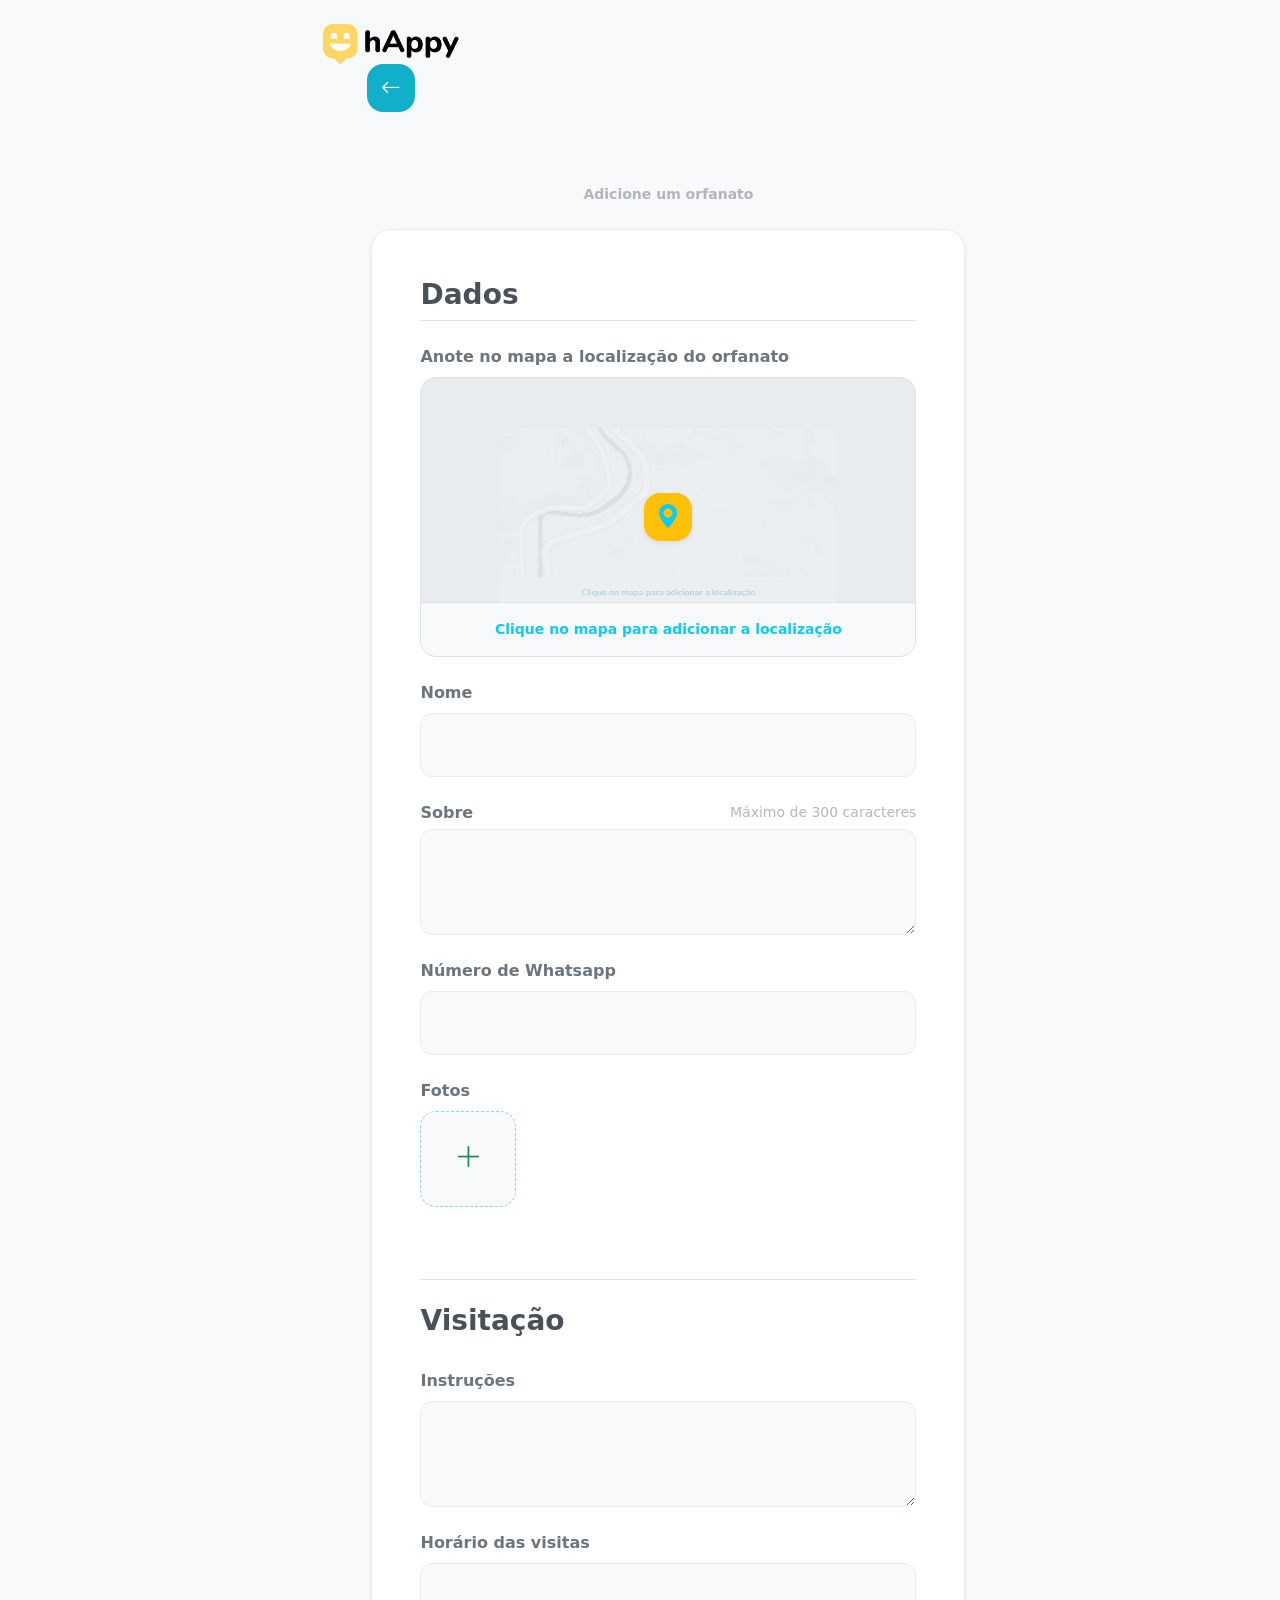
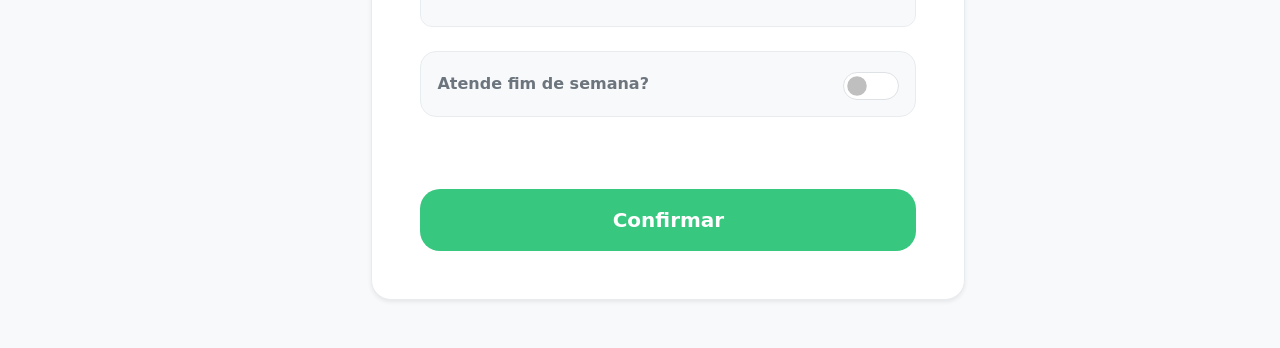
<file: semestre_01/front_end/Site-Happy/pg2.html>
<!DOCTYPE html>
<html lang="pt-br">

<head>
    <meta charset="UTF-8">
    <meta name="viewport" content="width=device-width, initial-scale=1.0">
    <title>Happy - Cadastrar Orfanato</title>
    <link href="https://cdn.jsdelivr.net/npm/bootstrap@5.3.3/dist/css/bootstrap.min.css" rel="stylesheet"
        integrity="sha384-QWTKZyjpPEjISv5WaRU9OFeRpok6YctnYmDr5pNlyT2bRjXh0JMhjY6hW+ALEwIH" crossorigin="anonymous">
    <link rel="stylesheet" href="https://cdn.jsdelivr.net/npm/bootstrap-icons@1.11.3/font/bootstrap-icons.min.css">
</head>

<body class="bg-light min-vh-100">

    <div class="container-fluid p-0 d-flex justify-content-center align-items-center">
        <div class="row g-0">

            <aside
                class="col-12 col-md-1 bg-gradient-sidebar w-auto vh-md-100 p-4 d-flex flex-row flex-md-column justify-content-between align-items-center position-md-fixed top-0 start-0 z-3">
                <img src="img/Logo.png" alt="Happy Logo" class="img-fluid" style="max-height: 40px;">

                <a href="index.html" class="btn btn-info d-flex align-items-center justify-content-center text-white"
                    style="width: 48px; height: 48px; border-radius: 16px; background-color: #12AFCB; border: none;">
                    <i class="bi bi-arrow-left fs-5"></i>
                </a>
            </aside>

            <main class="col-12 col-md-11 offset-md-1 d-flex flex-column align-items-center py-5 px-3">

                <span class="text-secondary opacity-50 small fw-bold mb-4">Adicione um orfanato</span>

                <div class="card w-100 max-width-form p-4 p-sm-5 border-light-subtle shadow-sm"
                    style="border-radius: 20px;">
                    <form>

                        <fieldset class="mb-5 border-0 p-0">
                            <h2 class="h3 fw-bold mb-4 pb-2 border-bottom text-dark-emphasis">Dados</h2>

                            <div class="mb-4">
                                <label class="form-label text-secondary fw-semibold mb-2">Anote no mapa a localização do
                                    orfanato</label>
                                <div class="position-relative overflow-hidden bg-body-secondary border rounded-4 d-flex align-items-center justify-content-center"
                                    style="height: 280px;">
                                    <img src="img/Mapa.png" alt="Mapa"
                                        class="img-fluid opacity-25 position-absolute" style="max-height: 180px;">

                                    <div class="position-absolute bg-warning d-flex align-items-center justify-content-center shadow-sm"
                                        style="width: 48px; height: 48px; border-radius: 16px;">
                                        <i class="bi bi-geo-alt-fill fs-4 text-info"></i>
                                    </div>

                                    <div
                                        class="position-absolute bottom-0 w-100 text-center py-3 fw-bold bg-body-tertiary border-top text-info small">
                                        Clique no mapa para adicionar a localização
                                    </div>
                                </div>
                            </div>

                            <div class="mb-4">
                                <label for="name" class="form-label text-secondary fw-semibold">Nome</label>
                                <input type="text"
                                    class="form-control form-control-lg bg-body-tertiary border-light-subtle py-3"
                                    id="name" style="border-radius: 12px;">
                            </div>

                            <div class="mb-4">
                                <div class="d-flex justify-content-between align-items-center mb-1">
                                    <label for="about" class="form-label text-secondary fw-semibold m-0">Sobre</label>
                                    <span class="text-secondary opacity-50 small">Máximo de 300 caracteres</span>
                                </div>
                                <textarea class="form-control bg-body-tertiary border-light-subtle py-3" id="about"
                                    rows="3" maxlength="300" style="border-radius: 12px;"></textarea>
                            </div>

                            <div class="mb-4">
                                <label for="whatsapp" class="form-label text-secondary fw-semibold">Número de
                                    Whatsapp</label>
                                <input type="tel"
                                    class="form-control form-control-lg bg-body-tertiary border-light-subtle py-3"
                                    id="whatsapp" style="border-radius: 12px;">
                            </div>

                            <div class="mb-4">
                                <label class="form-label text-secondary fw-semibold mb-2">Fotos</label>
                                <div class="d-flex gap-2">
                                    <div class="d-flex align-items-center justify-content-center bg-body-tertiary border border-dashed rounded-4"
                                        style="width: 96px; height: 96px; border-style: dashed !important; border-color: #96D2F0 !important; cursor: pointer;">
                                        <i class="bi bi-plus-lg fs-3 text-success"></i>
                                    </div>
                                </div>
                            </div>
                        </fieldset>

                        <fieldset class="mb-4 border-0 p-0 pt-4 border-top">
                            <h2 class="h3 fw-bold mb-4 pb-2 text-dark-emphasis">Visitação</h2>

                            <div class="mb-4">
                                <label for="instructions"
                                    class="form-label text-secondary fw-semibold">Instruções</label>
                                <textarea class="form-control bg-body-tertiary border-light-subtle py-3"
                                    id="instructions" rows="3" style="border-radius: 12px;"></textarea>
                            </div>

                            <div class="mb-4">
                                <label for="opening_hours" class="form-label text-secondary fw-semibold">Horário das
                                    visitas</label>
                                <input type="text"
                                    class="form-control form-control-lg bg-body-tertiary border-light-subtle py-3"
                                    id="opening_hours" style="border-radius: 12px;">
                            </div>

                            <div
                                class="mb-4 d-flex align-items-center justify-content-between p-3 bg-body-tertiary border border-light-subtle rounded-4">
                                <label class="form-check-label text-secondary fw-semibold m-0" for="weekend">Atende fim
                                    de semana?</label>
                                <div class="form-check form-switch p-0 m-0 d-flex align-items-center">
                                    <input class="form-check-input ms-0" type="checkbox" role="switch" id="weekend"
                                        style="width: 56px; height: 28px; cursor: pointer;">
                                </div>
                            </div>
                        </fieldset>

                        <button type="submit" class="btn btn-success w-100 py-3 fw-bold fs-5 mt-4"
                            style="border-radius: 20px; background-color: #37C77F; border: none;">
                            Confirmar
                        </button>

                    </form>
                </div>

            </main>

        </div>
    </div>

    <script src="https://cdn.jsdelivr.net/npm/bootstrap@5.3.3/dist/js/bootstrap.bundle.min.js"
        integrity="sha384-YvpcrYf0tY3lHB60NNkmXc5s9fDVZLESaAA55NDzOxhy9GkcIdslK1eN7N6jIeHz"
        crossorigin="anonymous"></script>
</body>

</html>
</file>
<file: semestre_01/front_end/Site-B7burger/style.css>
/*1. CONFIGURAÇÕES GERAIS & VARIÁVEIS*/
:root {
    --bg-global: #f4f4f4;       /* Fundo acinzentado do app */
    --bg-card: #ffffff;         /* Fundo branco dos cards/banner */
    --text-primary: #1c1c1c;    /* Cor dos títulos principais */
    --text-secondary: #000000;  /* Cor de subtítulos e categorias */
    --brand-orange: #ff9100;    /* Laranja dos destaques e preços */
    --font-main: 'Segoe UI', Tahoma, Geneva, Verdana, sans-serif;
}

* {
    margin: 0;
    padding: 0;
    box-sizing: border-box;
}

body {
    font-family: var(--font-main);
    background-color: #e0e0e0;
    display: flex;
    justify-content: center;
    align-items: flex-start;
    min-height: 100vh;
}

.fa-solid:hover{
    cursor: pointer;
}

/* Container que limita o tamanho para a tela de um celular (Mobile) */
.mobile-container {
    width: 100%;
    max-width: 412px;
    background-color: var(--bg-global);
    min-height: 100vh;
    padding: 24px;
    box-shadow: 0 10px 30px rgba(0, 0, 0, 0.1);
}

/*2. HEADER (Topo & Busca)*/
.main-header {
    margin-bottom: 24px;
}

.header-top {
    display: flex;
    justify-content: space-between;
    align-items: center;
    margin-bottom: 20px;
}

.welcome-text h1 {
    font-size: 24px;
    font-weight: 700;
    color: var(--text-primary);
}

.welcome-text p {
    font-size: 14px;
    color: var(--text-secondary);
    margin-top: 4px;
}

.menu-toggle {
    background: none;
    border: none;
    font-size: 20px;
    color: var(--brand-orange);
    cursor: pointer;
}

/* Barra de Pesquisa */
.search-container {
    background-color: var(--bg-card);
    display: flex;
    align-items: center;
    padding: 14px 16px;
    border-radius: 12px;
    box-shadow: 0 4px 12px rgba(0, 0, 0, 0.02);
}

.search-icon {
    color: var(--brand-orange);
    margin-right: 12px;
    font-size: 16px;
}

#search-input {
    border: none;
    outline: none;
    width: 100%;
    font-size: 14px;
    color: var(--text-primary);
}

#search-input::placeholder {
    color: var(--text-secondary);
}

/*3. BANNER DE PROMOÇÃO (Dose Dupla)*/
.promo-banner {
    background-color: var(--bg-card);
    border-radius: 16px;
    display: flex;
    justify-content: space-between;
    overflow: hidden;
    margin-bottom: 24px;
    box-shadow: 0 4px 15px rgba(0, 0, 0, 0.02);
    cursor: pointer;
    transition: transform 0.3s ease-in-out;
    height: 160px;
}

.promo-banner:hover {
    transform: scale(1.05);
}

.promo-info {
    padding: 20px;
    display: flex;
    flex-direction: column;
    justify-content: center;
    width: 55%;
}

.badge-promo {
    background-color: var(--brand-orange);
    color: white;
    font-size: 11px;
    font-weight: 700;
    padding: 4px 8px;
    border-radius: 4px;
    width: fit-content;
    text-transform: uppercase;
    margin-bottom: 8px;
}

.promo-info h2 {
    font-size: 24px;
    font-weight: 800;
    color: var(--text-primary);
}

.promo-info p {
    font-size: 11px;
    color: var(--text-secondary);
    margin: 4px 0 8px 0;
}

.promo-price {
    font-size: 26px;
    font-weight: 800;
    color: var(--brand-orange);
}

/* Container que agrupa as imagens (Lado Laranja) */
.promo-image-container {
    background-color: var(--brand-orange);
    width: 111px;
    position: relative;
    border-top-left-radius: 8px;
    border-bottom-left-radius: 8px;
}

/* Regra geral para as duas imagens dos hambúrgueres */
.burger-image {
    position: absolute;
    top: 50%;
    transform: translateY(-50%);
}

.burger-back {
    left: -40px;
    z-index: 1; 
    width: 140px; 
    filter:brightness(90%) 
}

.burger-front {
    right: -60px;
    z-index: 2; 
    width: 170px;
}

/*4. GRID DE PRODUTOS & CARDS*/
.products-grid {
    display: grid;
    grid-template-columns: 1fr 1fr;
    gap: 16px;
}

.product-card {
    background-color: var(--bg-card);
    border-radius: 16px;
    overflow: hidden;
    display: flex;
    flex-direction: column;
    box-shadow: 0 4px 15px rgba(0, 0, 0, 0.02);
    transition: transform 0.3s ease-in-out;
}

.product-card:hover {
  transform: scale(1.08); 
}

/* Container da foto do hambúrguer dentro do card */
.product-thumb {
    background-color: #fffaf4;
    padding: 16px;
    display: flex;
    justify-content: center;
    align-items: center;
    cursor: pointer;
}



.product-thumb img {
    width: 100%;
    height: auto;
    object-fit: contain;
}

/* Detalhes escritos do card */
.product-details {
    padding: 12px 16px 16px 16px;
    cursor: pointer;
}

.product-details .category {
    font-size: 10px;
    font-weight: 700;
    color: var(--text-secondary);
    text-transform: uppercase;
    display: block;
    margin-bottom: 4px;
}

.product-details h3 {
    font-size: 15px;
    font-weight: 700;
    color: var(--text-primary);
    margin-bottom: 6px;
}

.product-details .price {
    font-size: 14px;
    font-weight: 700;
    color: var(--brand-orange);
}
</file>
<file: semestre_01/ux/Projeto-Ajuda/styles.css>
@import url('https://fonts.googleapis.com/css2?family=Nunito:wght@400;500;600;700;800;900&display=swap');

  :root {
    --teal: #2BBFB3;
    --teal-dark: #1fa89e;
    --teal-light: #e6f7f6;
    --red: #e53935;
    --red-light: #fdecea;
    --orange: #fb8c00;
    --yellow: #fdd835;
    --green: #43a047;
    --bg: #f5f6fa;
    --white: #ffffff;
    --text: #1a1a2e;
    --text-mid: #555;
    --text-light: #888;
    --border: #e0e0e0;
    --shadow: 0 2px 12px rgba(0,0,0,0.07);
    --shadow-card: 0 4px 20px rgba(0,0,0,0.10);
    --radius: 14px;
    --radius-sm: 10px;
  }

  * { box-sizing: border-box; margin: 0; padding: 0; }

  body {
    font-family: 'Nunito', sans-serif;
    background: #ddd;
    display: flex;
    justify-content: center;
    align-items: center;
    min-height: 100vh;
    padding: 20px;
  }

  /* ── Phone Shell ── */
  .phone {
    width: 390px;
    min-height: 844px;
    background: var(--bg);
    border-radius: 40px;
    overflow: hidden;
    box-shadow: 0 30px 80px rgba(0,0,0,0.30), 0 0 0 2px #ccc;
    position: relative;
    display: flex;
    flex-direction: column;
  }

  /* Status bar */
  .status-bar {
    background: var(--white);
    padding: 8px 22px 6px;
    display: flex;
    justify-content: space-between;
    align-items: center;
    font-size: 12px;
    font-weight: 700;
    flex-shrink: 0;
  }
  .status-bar .icons { display: flex; gap: 6px; align-items: center; }
  .status-bar .icons svg { width: 14px; height: 14px; }

  /* ── Screens ── */
  .screen {
    display: none;
    flex-direction: column;
    flex: 1;
    overflow: hidden;
  }
  .screen.active { display: flex; }

  /* Header */
  .app-header {
    background: var(--white);
    padding: 10px 20px 12px;
    display: flex;
    align-items: center;
    justify-content: center;
    position: relative;
    flex-shrink: 0;
    border-bottom: 1px solid var(--border);
  }
  .app-header .logo {
    display: flex; align-items: center; gap: 8px;
    font-size: 22px; font-weight: 900; color: var(--teal);
    letter-spacing: -0.5px;
  }
  .app-header .logo-icon {
    width: 36px; height: 36px;
  }
  .app-header .back-btn {
    position: absolute; left: 16px; top: 50%; transform: translateY(-50%);
    background: none; border: none; cursor: pointer;
    font-size: 22px; color: var(--text); padding: 4px;
  }
  .app-header .notif-btn {
    position: absolute; right: 16px; top: 50%; transform: translateY(-50%);
    background: none; border: none; cursor: pointer;
    font-size: 22px; color: var(--text);
  }
  .app-header .menu-btn {
    position: absolute; left: 16px; top: 50%; transform: translateY(-50%);
    background: none; border: none; cursor: pointer;
    font-size: 22px; color: var(--text);
  }

  /* Scrollable content */
  .screen-body {
    flex: 1;
    overflow-y: auto;
    padding-bottom: 10px;
    -webkit-overflow-scrolling: touch;
  }
  .screen-body::-webkit-scrollbar { display: none; }

  /* Bottom nav */
  .bottom-nav {
    background: var(--white);
    border-top: 1px solid var(--border);
    display: flex;
    flex-shrink: 0;
  }
  .nav-item {
    flex: 1;
    display: flex; flex-direction: column; align-items: center;
    padding: 10px 0 12px;
    cursor: pointer;
    color: var(--text-light);
    font-size: 10px; font-weight: 600;
    gap: 3px;
    border: none; background: none;
    transition: color .2s;
  }
  .nav-item svg { width: 22px; height: 22px; }
  .nav-item.active { color: var(--teal); }

  /* ════════════════════════════
     SCREEN: HOME
  ════════════════════════════ */
  .home-hero{
    height:200px;
    margin:14px;
    border-radius:20px;
    overflow:hidden;

    background:
        linear-gradient(
            to right,
            rgba(255,255,255,0.95) 0%,
            rgba(255,255,255,0.95) 42%,
            rgba(255,255,255,0.15) 58%,
            rgba(255,255,255,0) 100%
        ),
        url("img/Imagem ajudando 1.png");

    background-size: contain;
    background-repeat: no-repeat;
    background-position: right center;
    background-color: #f0f8f7;
    position: relative;
}

.hero-bg{
  position:absolute;
  right:0;
  top:0;
  width:55%;
  height:100%;
  object-fit:contain;
  padding:10px;
}

.home-hero-text{
    width:48%;
    padding:14px 10px 14px 14px;
    display:flex;
    flex-direction:column;
    justify-content:center;
    height:100%;
}
  .home-hero-text h3{
    font-size:18px;
    font-weight:900;
    margin-bottom:5px;
}

.home-hero-text p{
    font-size:13px;
    margin-bottom:10px;
}
 .home-hero-text p{
    font-size:14px;
    margin-bottom:15px;
}

  .home-hero img { width: 90px; object-fit: contain; border-radius: 8px; flex-shrink: 0; }

  .page-title { padding: 16px 14px 0; font-size: 18px; font-weight: 900; color: var(--text); }
  .page-subtitle { padding: 2px 14px 0; font-size: 13px; color: var(--text-light); }

  .section-title {
    padding: 14px 14px 8px;
    font-size: 15px; font-weight: 800; color: var(--text);
  }

  /* How to help cards */
  .help-cards {
    display: flex; gap: 10px;
    padding: 0 14px;
  }
  .help-card {
    flex: 1; background: var(--white);
    border-radius: var(--radius-sm);
    padding: 14px 8px;
    display: flex; flex-direction: column; align-items: center;
    gap: 8px; text-align: center;
    box-shadow: var(--shadow);
    cursor: pointer; border: none;
    transition: transform .15s, box-shadow .15s;
  }
  .help-card:hover { transform: translateY(-2px); box-shadow: var(--shadow-card); }
  .help-card .icon-circle {
    width: 44px; height: 44px; border-radius: 50%;
    display: flex; align-items: center; justify-content: center;
    font-size: 20px;
  }
  .help-card .hc-label { font-size: 12px; font-weight: 800; color: var(--text); }
  .help-card .hc-sub { font-size: 10px; color: var(--text-light); line-height: 1.3; }

  /* Featured campaign card */
  .campaign-card {
    margin: 0 14px;
    background: var(--white);
    border-radius: var(--radius);
    overflow: hidden;
    box-shadow: var(--shadow);
  }
  .campaign-card img {
  width:100%;
  height:190px;
  object-fit:cover;
  object-position:center top;
}
  .campaign-card-body { padding: 12px; }
  .campaign-card-body .badge {
    background: var(--teal); color: white;
    font-size: 9px; font-weight: 800; padding: 2px 8px;
    border-radius: 20px; display: inline-block; margin-bottom: 6px;
  }
  .campaign-card-body h4 { font-size: 14px; font-weight: 800; color: var(--text); margin-bottom: 4px; }
  .campaign-card-body p { font-size: 12px; color: var(--text-mid); line-height: 1.4; margin-bottom: 8px; }
  .progress-row { display: flex; justify-content: space-between; margin-bottom: 5px; }
  .progress-val { font-size: 12px; font-weight: 800; color: var(--teal); }
  .progress-pct { font-size: 12px; font-weight: 800; color: var(--text); }
  .progress-bar { background: #e8e8e8; border-radius: 99px; height: 6px; width: 100%; }
  .progress-fill { background: var(--teal); border-radius: 99px; height: 6px; transition: width .5s; }

  /* Security banner */
  .security-banner {
    margin: 14px 14px 0;
    background: var(--white);
    border-radius: var(--radius);
    padding: 14px;
    display: flex; gap: 12px; align-items: center;
    box-shadow: var(--shadow);
  }
  .security-banner svg { width: 32px; height: 32px; color: var(--teal); flex-shrink: 0; }
  .security-banner h5 { font-size: 13px; font-weight: 800; color: var(--text); margin-bottom: 3px; }
  .security-banner p { font-size: 11px; color: var(--text-mid); line-height: 1.4; }

  /* ════════════════════════════
     SCREEN: CAMPAIGNS
  ════════════════════════════ */
  .campaign-highlight {
    margin: 14px 14px 0;
    background: var(--white);
    border-radius: var(--radius);
    overflow: hidden;
    box-shadow: var(--shadow);
    position: relative;
  }
  .campaign-highlight img { width: 100%; height: 210px; object-fit: cover; }
  .ch-en-curso {
    position: absolute; top: 8px; left: 8px;
    background: var(--teal); color: #fff;
    font-size: 9px; font-weight: 800; padding: 2px 8px;
    border-radius: 20px;
  }
  .ch-fav {
    position: absolute; top: 8px; right: 8px;
    background: #fff; border-radius: 50%; width: 28px; height: 28px;
    display: flex; align-items: center; justify-content: center;
    border: none; cursor: pointer; font-size: 16px; color: var(--red);
  }
  .ch-body { padding: 12px; }
  .ch-body h4 { font-size: 15px; font-weight: 900; color: var(--text); margin-bottom: 4px; }
  .ch-body p { font-size: 12px; color: var(--text-mid); margin-bottom: 8px; }
  .donors-row { display: flex; align-items: center; gap: 6px; font-size: 11px; color: var(--text-light); margin-top: 6px; }

  .carousel-dots { display: flex; justify-content: center; gap: 6px; padding: 10px 0 4px; }
  .dot { width: 8px; height: 8px; border-radius: 50%; background: var(--border); }
  .dot.active { background: var(--teal); }

  /* disaster map placeholder */
  .map-container {
    margin: 0 14px;
    background: var(--white);
    border-radius: var(--radius);
    overflow: hidden;
    box-shadow: var(--shadow);
    height: 180px;
    position: relative;
  }
  .map-bg {
    width: 100%; height: 100%;
    background: linear-gradient(145deg, #c8e6c9 0%, #fff9c4 40%, #ffcc80 65%, #ef9a9a 100%);
    position: relative;
    display: flex; align-items: center; justify-content: center;
  }
  .map-brazil {
    width: 100px; height: 120px;
    position: relative;
  }
  .map-pin {
    position: absolute;
    width: 28px; height: 28px; border-radius: 50%;
    display: flex; align-items: center; justify-content: center;
    font-size: 11px; font-weight: 900; color: #fff;
    box-shadow: 0 2px 6px rgba(0,0,0,0.2);
  }
  .map-legend {
    position: absolute; right: 3px; top: 70%; transform: translateY(-50%);
    background: rgba(255,255,255,0.92); border-radius: 8px; padding: 8px 10px;
    font-size: 10px; line-height: 2;
  }
  .legend-item { display: flex; align-items: center; gap: 5px; }
  .legend-dot { width: 8px; height: 8px; border-radius: 50%; }

  /* Filters */
  .filters-row {
    display: flex; gap: 8px;
    padding: 10px 14px;
    overflow-x: auto;
  }
  .filters-row::-webkit-scrollbar { display: none; }
  .filter-chip {
    display: flex; align-items: center; gap: 5px;
    background: var(--white); border: 1.5px solid var(--teal);
    border-radius: 99px; padding: 6px 14px;
    font-size: 12px; font-weight: 700; color: var(--teal);
    white-space: nowrap; cursor: pointer; flex-shrink: 0;
  }

  /* Campaign list items */
  .campaign-list-item {
    display: flex; align-items: center; gap: 12px;
    background: var(--white); margin: 0 14px;
    border-radius: var(--radius-sm); padding: 12px 14px;
    margin-bottom: 8px; box-shadow: var(--shadow);
    cursor: pointer;
  }
  .cli-icon { width: 36px; height: 36px; border-radius: 50%; flex-shrink: 0; display: flex; align-items: center; justify-content: center; font-size: 18px; }
  .cli-body { flex: 1; }
  .cli-body h5 { font-size: 13px; font-weight: 800; color: var(--text); }
  .cli-body p { font-size: 11px; color: var(--text-light); margin-top: 1px; }
  .cli-pct { font-size: 14px; font-weight: 900; color: var(--teal); flex-shrink: 0; }
  .cli-bar { height: 4px; background: #eee; border-radius: 99px; margin-top: 5px; }
  .cli-bar-fill { height: 4px; background: var(--teal); border-radius: 99px; }

  /* ════════════════════════════
     SCREEN: IMPACT
  ════════════════════════════ */
  .impact-grid {
    display: grid; grid-template-columns: 1fr 1fr;
    gap: 12px; padding: 0 14px;
  }
  .impact-card {
    background: var(--white); border-radius: var(--radius);
    padding: 16px 12px; text-align: center;
    box-shadow: var(--shadow);
  }
  .impact-card .ic-icon { font-size: 32px; margin-bottom: 6px; }
  .impact-card .ic-val { font-size: 22px; font-weight: 900; color: var(--text); line-height: 1; }
  .impact-card .ic-label { font-size: 11px; color: var(--text-light); margin-top: 4px; font-weight: 600; }
  .impact-card .ic-title { font-size: 12px; font-weight: 800; color: var(--text); margin-bottom: 4px; }

  .region-list { padding: 0 14px; }
  .region-item {
    display: flex; justify-content: space-between; align-items: center;
    padding: 10px 0;
    border-bottom: 1px solid var(--border);
    font-size: 13px;
  }
  .region-item .rname { font-weight: 700; color: var(--text); }
  .region-item .rval { font-weight: 800; color: var(--teal); }

  /* ════════════════════════════
     SCREEN: CONTACT
  ════════════════════════════ */
  .contact-card {
    background: var(--white); margin: 14px 14px 0;
    border-radius: var(--radius); padding: 20px;
    box-shadow: var(--shadow);
  }

.contact-card {
  display: flex;
  flex-direction: column;
  align-items: stretch;
}

.contact-card .btn-primary {
  width: 100% !important;
  margin-top: 12px;
  box-sizing: border-box;
}

  .contact-card .cc-head { display: flex; gap: 14px; align-items: flex-start; margin-bottom: 14px; }
  .contact-card .cc-icon { font-size: 40px; flex-shrink: 0; }
  .contact-card h4 { font-size: 16px; font-weight: 900; color: var(--text); margin-bottom: 4px; }
  .contact-card p { font-size: 13px; color: var(--text-mid); line-height: 1.5; }

  /* ════════════════════════════
     SCREEN: NOTIFICATIONS
  ════════════════════════════ */
  .notif-section {
    margin: 14px 14px 0;
    border: 1.5px solid var(--border);
    border-radius: var(--radius);
    overflow: hidden;
    background: var(--white);
  }
  .notif-section-header {
    display: flex; justify-content: space-between; align-items: center;
    padding: 12px 14px 10px;
    border-bottom: 1px solid var(--border);
  }
  .notif-section-header .nsh-left { display: flex; align-items: center; gap: 8px; }
  .notif-section-header h5 { font-size: 14px; font-weight: 800; color: var(--text); }
  .nsh-ver { font-size: 12px; color: var(--teal); font-weight: 700; cursor: pointer; }
  .notif-item {
    display: flex; gap: 12px; padding: 12px 14px;
    border-bottom: 1px solid var(--border);
    align-items: flex-start;
    position: relative;
  }
  .notif-item:last-child { border-bottom: none; }
  .notif-item .ni-icon-box {
    width: 34px; height: 34px; border-radius: var(--radius-sm);
    background: var(--red-light); display: flex; align-items: center; justify-content: center;
    font-size: 16px; flex-shrink: 0;
  }
  .notif-item .ni-icon-box.blue { background: var(--teal-light); }
  .notif-item .ni-body { flex: 1; }
  .notif-item .ni-body h6 { font-size: 12px; font-weight: 800; color: var(--text); margin-bottom: 2px; }
  .notif-item .ni-body p { font-size: 11px; color: var(--text-light); line-height: 1.4; }
  .notif-item .ni-time { font-size: 10px; color: var(--text-light); white-space: nowrap; flex-shrink: 0; }
  .ni-dot {
    width: 8px; height: 8px; border-radius: 50%; background: var(--teal);
    position: absolute; right: 14px; top: 50%; transform: translateY(-50%);
  }
  .disaster-icons-row {
    display: flex; gap: 6px; padding: 12px 14px;
    overflow-x: auto;
  }
  .disaster-icons-row::-webkit-scrollbar { display: none; }
  .dis-icon-item {
    display: flex; flex-direction: column; align-items: center; gap: 4px;
    flex-shrink: 0; cursor: pointer;
  }
  .dis-icon-item .dii-box {
    width: 48px; height: 48px; border-radius: var(--radius-sm);
    background: var(--teal-light); display: flex; align-items: center; justify-content: center;
    font-size: 22px;
  }
  .dis-icon-item span { font-size: 9px; font-weight: 700; color: var(--text); text-align: center; max-width: 52px; line-height: 1.2; }

  /* ════════════════════════════
     SCREEN: PROFILE
  ════════════════════════════ */
  .profile-header {
    background: var(--white); padding: 20px 14px 14px;
    display: flex; align-items: center; gap: 14px;
    border-bottom: 1px solid var(--border);
  }
  .profile-avatar {
    width: 68px; height: 68px; border-radius: 50%;
    background: var(--teal); display: flex; align-items: center; justify-content: center;
    font-size: 28px; color: #fff; position: relative; flex-shrink: 0;
  }
  .avatar-edit {
    position: absolute; bottom: 0; right: 0;
    width: 22px; height: 22px; background: var(--white);
    border: 2px solid var(--teal); border-radius: 50%;
    display: flex; align-items: center; justify-content: center;
    font-size: 10px; cursor: pointer;
  }
  .profile-info h3 { font-size: 17px; font-weight: 900; color: var(--text); }
  .profile-info p { font-size: 12px; color: var(--text-light); margin-top: 2px; }
  .profile-badge {
    margin-top: 6px; background: var(--red-light); color: var(--red);
    border-radius: 99px; padding: 3px 10px; font-size: 11px; font-weight: 700;
    display: inline-flex; align-items: center; gap: 4px;
  }

  .profile-menu-item {
    display: flex; align-items: center; gap: 12px;
    background: var(--white); padding: 14px 16px;
    margin: 0 14px; border-radius: var(--radius-sm);
    margin-bottom: 8px; box-shadow: var(--shadow);
    cursor: pointer; border: none; width: calc(100% - 28px);
    text-align: left;
  }
  .pmi-icon {
    width: 38px; height: 38px; border-radius: 50%;
    background: var(--teal-light); display: flex; align-items: center; justify-content: center;
    font-size: 18px; flex-shrink: 0;
  }
  .pmi-body { flex: 1; }
  .pmi-body h5 { font-size: 14px; font-weight: 800; color: var(--text); }
  .pmi-body p { font-size: 12px; color: var(--text-light); margin-top: 1px; }
  .pmi-arrow { color: var(--text-light); font-size: 16px; }

  .logout-btn {
    margin: 6px 14px 14px;
    background: none; border: 1.5px solid var(--red);
    border-radius: var(--radius-sm); padding: 13px;
    width: calc(100% - 28px); cursor: pointer;
    color: var(--red); font-size: 14px; font-weight: 800;
    display: flex; align-items: center; justify-content: center; gap: 8px;
  }

  /* ════════════════════════════
     SCREEN: DONATION
  ════════════════════════════ */
  .donation-grid {
    display: grid; grid-template-columns: 1fr 1fr;
    gap: 14px; padding: 14px;
  }
  .donation-method {
    background: var(--white); border-radius: var(--radius);
    padding: 22px 14px;
    display: flex; flex-direction: column; align-items: center; gap: 10px;
    box-shadow: var(--shadow);
    cursor: pointer; border: 2px solid transparent;
    transition: border-color .2s, transform .15s;
  }
  .donation-method:hover { border-color: var(--teal); transform: translateY(-2px); }
  .donation-method.selected { border-color: var(--teal); background: var(--teal-light); }
  .dm-icon { width: 56px; height: 56px; display: flex; align-items: center; justify-content: center; }
  .dm-icon img, .dm-icon svg { width: 100%; height: 100%; object-fit: contain; }
  .dm-label { font-size: 14px; font-weight: 800; color: var(--text); }

  /* Pix SVG icon */
  .pix-icon { width: 56px; height: 56px; }

  /* ════════════════════════════
     SCREEN: QR / PAYMENT
  ════════════════════════════ */
  .payment-screen { padding: 0 14px 14px; }
  .payment-amount-box {
    background: var(--teal); color: #fff;
    border-radius: var(--radius); padding: 20px;
    text-align: center; margin-bottom: 16px;
  }
  .payment-amount-box p { font-size: 13px; opacity: .85; margin-bottom: 4px; }
  .payment-amount-box h2 { font-size: 28px; font-weight: 900; }

  .amount-options {
    display: flex; gap: 8px; margin-bottom: 14px; flex-wrap: wrap;
  }
  .amt-btn {
    background: var(--white); border: 2px solid var(--border);
    border-radius: 99px; padding: 8px 16px;
    font-size: 13px; font-weight: 700; cursor: pointer;
    transition: border-color .2s, background .2s;
  }
  .amt-btn:hover, .amt-btn.selected { border-color: var(--teal); background: var(--teal-light); color: var(--teal); }

  .qr-container {
    background: var(--white); border-radius: var(--radius);
    padding: 20px; text-align: center; box-shadow: var(--shadow);
    margin-bottom: 14px;
  }
  .qr-container p { font-size: 12px; color: var(--text-light); margin-bottom: 14px; }
  .qr-code {
    width: 170px; height: 170px; margin: 0 auto 14px;
    background: var(--white);
    display: flex; align-items: center; justify-content: center;
  }
  .qr-code svg { width: 100%; height: 100%; }
  .qr-copy-code {
    background: var(--teal-light); border-radius: 8px; padding: 10px 14px;
    font-size: 11px; color: var(--teal); font-weight: 700;
    word-break: break-all; margin-bottom: 10px; text-align: left;
  }

  /* Card payment */
  .card-form { display: flex; flex-direction: column; gap: 12px; padding: 0 14px; }
  .input-group label { font-size: 12px; font-weight: 700; color: var(--text); margin-bottom: 5px; display: block; }
  .input-group input, .input-group select {
    width: 100%; border: 1.5px solid var(--border);
    border-radius: var(--radius-sm); padding: 12px 14px;
    font-size: 14px; font-family: 'Nunito', sans-serif;
    outline: none; transition: border-color .2s;
  }
  .input-group input:focus, .input-group select:focus { border-color: var(--teal); }
  .input-row { display: flex; gap: 10px; }
  .input-row .input-group { flex: 1; }

  /* Boleto */
  .boleto-box {
    background: var(--white); border-radius: var(--radius);
    padding: 20px; box-shadow: var(--shadow); margin: 0 14px 14px;
    text-align: center;
  }
  .boleto-barcode {
    margin: 16px auto;
    display: flex; gap: 2px; justify-content: center; align-items: center;
    height: 70px;
  }
  .bar { background: var(--text); border-radius: 1px; height: 100%; }

  /* ════════════════════════════
     SCREEN: DONATE ITEMS
  ════════════════════════════ */
  .items-form { padding: 14px; display: flex; flex-direction: column; gap: 16px; }
  .items-form label { font-size: 14px; font-weight: 800; color: var(--text); margin-bottom: 6px; display: block; }
  .items-form textarea {
    width: 100%; border: 1.5px solid var(--border);
    border-radius: var(--radius-sm); padding: 12px;
    font-size: 13px; font-family: 'Nunito', sans-serif;
    resize: none; height: 90px; outline: none;
    transition: border-color .2s;
  }
  .items-form textarea:focus { border-color: var(--teal); }
  .items-form input {
    width: 100%; border: 1.5px solid var(--border);
    border-radius: var(--radius-sm); padding: 12px 14px;
    font-size: 13px; font-family: 'Nunito', sans-serif;
    outline: none; transition: border-color .2s;
  }
  .items-form input:focus { border-color: var(--teal); }
  .items-form .hint { font-size: 11px; color: var(--text-light); line-height: 1.4; margin-top: 2px; }
  .items-form .hint a { color: var(--teal); font-weight: 700; text-decoration: none; }

  /* ════════════════════════════
     SCREEN: VOLUNTEER
  ════════════════════════════ */
  .volunteer-form { padding: 14px; display: flex; flex-direction: column; gap: 12px; }
  .vol-counter-box {
    background: var(--white); border-radius: var(--radius);
    padding: 18px; text-align: center; box-shadow: var(--shadow);
    display: flex; gap: 14px; align-items: center; justify-content: center;
  }
  .vol-counter-box .vc-icon { font-size: 36px; }
  .vol-counter-box .vc-right { text-align: left; }
  .vol-counter-box .vc-label { font-size: 12px; color: var(--text-light); }
  .vol-counter-box .vc-num { font-size: 32px; font-weight: 900; color: var(--text); }

  .avail-label { font-size: 14px; font-weight: 800; color: var(--text); margin: 4px 0 6px; }
  .checkbox-item {
    display: flex; align-items: flex-start; gap: 10px;
    padding: 6px 0;
  }
  .checkbox-item input[type="checkbox"] { width: 18px; height: 18px; flex-shrink: 0; accent-color: var(--teal); margin-top: 1px; }
  .checkbox-item label { font-size: 13px; color: var(--text); cursor: pointer; font-weight: 600; }
  .vol-privacy { font-size: 11px; color: var(--text-light); text-align: center; margin-top: 4px; }
  .vol-privacy a { color: var(--teal); font-weight: 700; }

  /* ════════════════════════════
     SCREEN: DIVULGAÇÃO
  ════════════════════════════ */
  .social-card {
    background: var(--white); margin: 14px 14px 0;
    border-radius: var(--radius); padding: 20px;
    box-shadow: var(--shadow);
  }

.social-card {
  display: flex;
  flex-direction: column;
  align-items: stretch;
}

.social-card .btn-primary {
  width: 100% !important;
  margin-top: 12px;
  box-sizing: border-box;
}

  .social-card .sc-head { display: flex; gap: 14px; align-items: center; margin-bottom: 12px; }
  .sc-logo { width: 48px; height: 48px; border-radius: 50%; flex-shrink: 0; display: flex; align-items: center; justify-content: center; }
  .social-card h4 { font-size: 16px; font-weight: 900; color: var(--text); margin-bottom: 3px; }
  .social-card p { font-size: 13px; color: var(--text-mid); line-height: 1.4; }

  /* ════════════════════════════
     SCREEN: LOGIN
  ════════════════════════════ */
  .login-screen {
    display: flex; flex-direction: column;
    align-items: center; justify-content: center;
    padding: 30px 24px;
    gap: 0;
  }
  .login-logo { display: flex; align-items: center; gap: 10px; margin-bottom: 6px; }
  .login-logo span { font-size: 28px; font-weight: 900; color: var(--teal); }
  .login-screen h2 { font-size: 20px; font-weight: 900; color: var(--text); margin-bottom: 4px; text-align: center; }
  .login-screen p { font-size: 13px; color: var(--text-light); text-align: center; margin-bottom: 22px; }
  .login-form { width: 100%; display: flex; flex-direction: column; gap: 12px; }
  .login-form input {
    width: 100%; border: 1.5px solid var(--border);
    border-radius: var(--radius-sm); padding: 13px 16px;
    font-size: 14px; font-family: 'Nunito', sans-serif;
    outline: none; transition: border-color .2s;
  }
  .login-form input:focus { border-color: var(--teal); }
  .login-error {
    background: var(--red-light); color: var(--red);
    border-radius: var(--radius-sm); padding: 10px 14px;
    font-size: 12px; font-weight: 700;
    display: none;
  }
  .login-error.show { display: block; }
  .login-divider {
    width: 100%; text-align: center; font-size: 12px;
    color: var(--text-light); margin: 8px 0;
    position: relative;
  }
  .login-divider::before, .login-divider::after {
    content: ''; position: absolute; top: 50%; width: 38%; height: 1px; background: var(--border);
  }
  .login-divider::before { left: 0; }
  .login-divider::after { right: 0; }
  .login-register {
    font-size: 13px; color: var(--text-mid); text-align: center; margin-top: 8px;
  }
  .login-register a { color: var(--teal); font-weight: 800; text-decoration: none; }

  /* ════════════════════════════
     SCREEN: CASH DONATION
  ════════════════════════════ */
  .cash-intro {
    background: var(--teal); margin: 14px 14px 0;
    border-radius: var(--radius); padding: 18px;
    color: #fff;
  }
  .cash-intro h4 { font-size: 16px; font-weight: 900; margin-bottom: 6px; }
  .cash-intro p { font-size: 13px; opacity: .9; line-height: 1.5; }

  .cash-step {
    background: var(--white); margin: 12px 14px 0;
    border-radius: var(--radius); padding: 16px;
    box-shadow: var(--shadow); display: flex; gap: 14px; align-items: flex-start;
  }
  .cs-num {
    width: 32px; height: 32px; border-radius: 50%;
    background: var(--teal); color: #fff;
    display: flex; align-items: center; justify-content: center;
    font-size: 15px; font-weight: 900; flex-shrink: 0;
  }
  .cs-body h5 { font-size: 14px; font-weight: 800; color: var(--text); margin-bottom: 4px; }
  .cs-body p { font-size: 12px; color: var(--text-mid); line-height: 1.5; }
  .cs-body .cs-map-btn {
    margin-top: 10px; background: var(--teal-light); color: var(--teal);
    border: none; border-radius: 99px; padding: 7px 16px;
    font-size: 12px; font-weight: 700; cursor: pointer;
  }

  .cash-form-section {
    padding: 14px;
    display: flex; flex-direction: column; gap: 12px;
  }
  .cash-form-section h5 { font-size: 15px; font-weight: 800; color: var(--text); }
  .cash-form-section input, .cash-form-section select {
    width: 100%; border: 1.5px solid var(--border);
    border-radius: var(--radius-sm); padding: 12px 14px;
    font-size: 13px; font-family: 'Nunito', sans-serif;
    outline: none; transition: border-color .2s;
  }
  .cash-form-section input:focus, .cash-form-section select:focus { border-color: var(--teal); }

  .nearby-points {
    margin: 0 14px;
    display: flex; flex-direction: column; gap: 8px;
  }
  .np-item {
    background: var(--white); border-radius: var(--radius-sm);
    padding: 12px 14px; box-shadow: var(--shadow);
    display: flex; gap: 12px; align-items: center;
  }
  .np-icon { font-size: 24px; width: 40px; text-align: center; }
  .np-body h6 { font-size: 13px; font-weight: 800; color: var(--text); }
  .np-body p { font-size: 11px; color: var(--text-light); margin-top: 1px; }
  .np-body .np-dist { font-size: 11px; color: var(--teal); font-weight: 700; margin-top: 2px; }

  /* ════════════════════════════
     BUTTONS
  ════════════════════════════ */
  .btn-primary{
    background:#34c5bf;
    color:white;
    border:none;
    border-radius:12px;
    padding:12px 20px;
    cursor:pointer;
}
  .btn-primary:hover { background: var(--teal-dark); }
  .btn-primary:active { transform: scale(.98); }

  .btn-outline {
    background: none; color: var(--teal);
    border: 2px solid var(--teal); border-radius: var(--radius-sm);
    padding: 12px; font-size: 14px; font-weight: 700;
    cursor: pointer; width: 100%;
    font-family: 'Nunito', sans-serif;
    transition: background .2s;
  }
  .btn-outline:hover { background: var(--teal-light); }

  .map-link { font-size: 12px; color: var(--teal); text-align: right; font-weight: 700; cursor: pointer; }

  /* success modal */
  .modal-overlay {
    position: absolute; inset: 0;
    background: rgba(0,0,0,0.45);
    display: none;
    align-items: center; justify-content: center;
    z-index: 100;
    border-radius: 40px;
  }
  .modal-overlay.show { display: flex; }
  .modal-box {
    background: var(--white); border-radius: var(--radius);
    padding: 30px 24px; text-align: center;
    width: 80%; max-width: 300px; box-shadow: var(--shadow-card);
  }
  .modal-box .modal-icon { font-size: 56px; margin-bottom: 14px; }
  .modal-box h3 { font-size: 18px; font-weight: 900; color: var(--text); margin-bottom: 8px; }
  .modal-box p { font-size: 13px; color: var(--text-mid); margin-bottom: 20px; line-height: 1.5; }

  /* Spacing helpers */
  .mb8 { margin-bottom: 8px; }
  .mt14 { margin-top: 14px; }
  .px14 { padding-left: 14px; padding-right: 14px; }
  .py14 { padding-top: 14px; padding-bottom: 14px; }

  /* Alert border */
  .alerts-border { border: 1.5px solid var(--red); }
  .meta-border { border: 1.5px solid var(--teal); }
  .disaster-border { border: 1.5px solid #7c4dff; }
  .notif-section-header.alert-header h5 { color: var(--red); }
  .notif-section-header.meta-header h5 { color: var(--teal); }

  /* home features banner */
  .features-banner {
    margin: 14px 14px 0; background: var(--white);
    border-radius: var(--radius); padding: 14px;
    box-shadow: var(--shadow);
    display: flex; gap: 12px; align-items: flex-start;
  }
  .features-banner svg { flex-shrink: 0; width: 28px; height: 28px; color: var(--teal); }

  /* ── FAQ interativo ── */
  .faq-item {
    border-bottom: 1px solid var(--border);
    cursor: pointer;
  }
  .faq-item:last-of-type { border-bottom: none; }
  .faq-question {
    display: flex; justify-content: space-between; align-items: center;
    padding: 12px 16px;
    font-size: 13px; font-weight: 700; color: var(--text);
  }
  .faq-icon {
    font-size: 18px; color: var(--teal); font-weight: 900;
    transition: transform .25s;
    flex-shrink: 0; margin-left: 8px;
  }
  .faq-answer {
    display: none;
    padding: 0 16px 12px;
    font-size: 12px; color: var(--text-mid); line-height: 1.6;
  }
  .faq-item.open .faq-answer { display: block; }
  .faq-item.open .faq-icon { transform: rotate(45deg); }

  /* ── Perfil expandível ── */
  .profile-expand-panel {
    margin: -6px 14px 8px;
    background: var(--teal-light);
    border-radius: 0 0 var(--radius-sm) var(--radius-sm);
    padding: 12px 14px;
    animation: slideDown .2s ease;
  }
  @keyframes slideDown {
    from { opacity: 0; transform: translateY(-8px); }
    to   { opacity: 1; transform: translateY(0); }
  }
  .pep-row {
    display: flex; justify-content: space-between; align-items: center;
    padding: 8px 0;
    font-size: 13px; font-weight: 600; color: var(--text);
    border-bottom: 1px solid rgba(0,0,0,0.07);
  }
  .pep-row:last-of-type { border-bottom: none; }
  /* Toggle switch */
  .toggle-switch { position: relative; width: 38px; height: 22px; flex-shrink: 0; }
  .toggle-switch input { opacity: 0; width: 0; height: 0; }
  .toggle-slider {
    position: absolute; inset: 0;
    background: #ccc; border-radius: 22px; cursor: pointer;
    transition: background .2s;
  }
  .toggle-slider::before {
    content: ''; position: absolute;
    width: 16px; height: 16px; left: 3px; top: 3px;
    background: white; border-radius: 50%;
    transition: transform .2s;
  }
  .toggle-switch input:checked + .toggle-slider { background: var(--teal); }
  .toggle-switch input:checked + .toggle-slider::before { transform: translateX(16px); }

  /* ── Filtros dropdown ── */
  .filter-chip.active {
    background: var(--teal); color: #fff; border-color: var(--teal);
  }
  .filter-dropdown {
    margin: 0 14px 8px;
    background: var(--white); border-radius: var(--radius);
    box-shadow: var(--shadow-card);
    overflow: hidden;
    animation: slideDown .2s ease;
    border: 1.5px solid var(--teal);
  }
  .fd-title {
    padding: 10px 14px 6px;
    font-size: 12px; font-weight: 800; color: var(--teal);
    border-bottom: 1px solid var(--border);
  }
  .fd-option {
    padding: 10px 14px;
    font-size: 13px; font-weight: 600; color: var(--text);
    cursor: pointer;
    border-bottom: 1px solid var(--border);
    transition: background .15s;
  }
  .fd-option:last-child { border-bottom: none; }
  .fd-option:hover { background: var(--teal-light); color: var(--teal); }

  /* ── Animação botões contato ── */
  @keyframes pulse-send {
    0%   { transform: scale(1); }
    30%  { transform: scale(0.92); }
    60%  { transform: scale(1.06); }
    100% { transform: scale(1); }
  }
  .btn-sending {
    animation: pulse-send .45s ease;
    background: var(--teal-dark) !important;
  }
</file>
